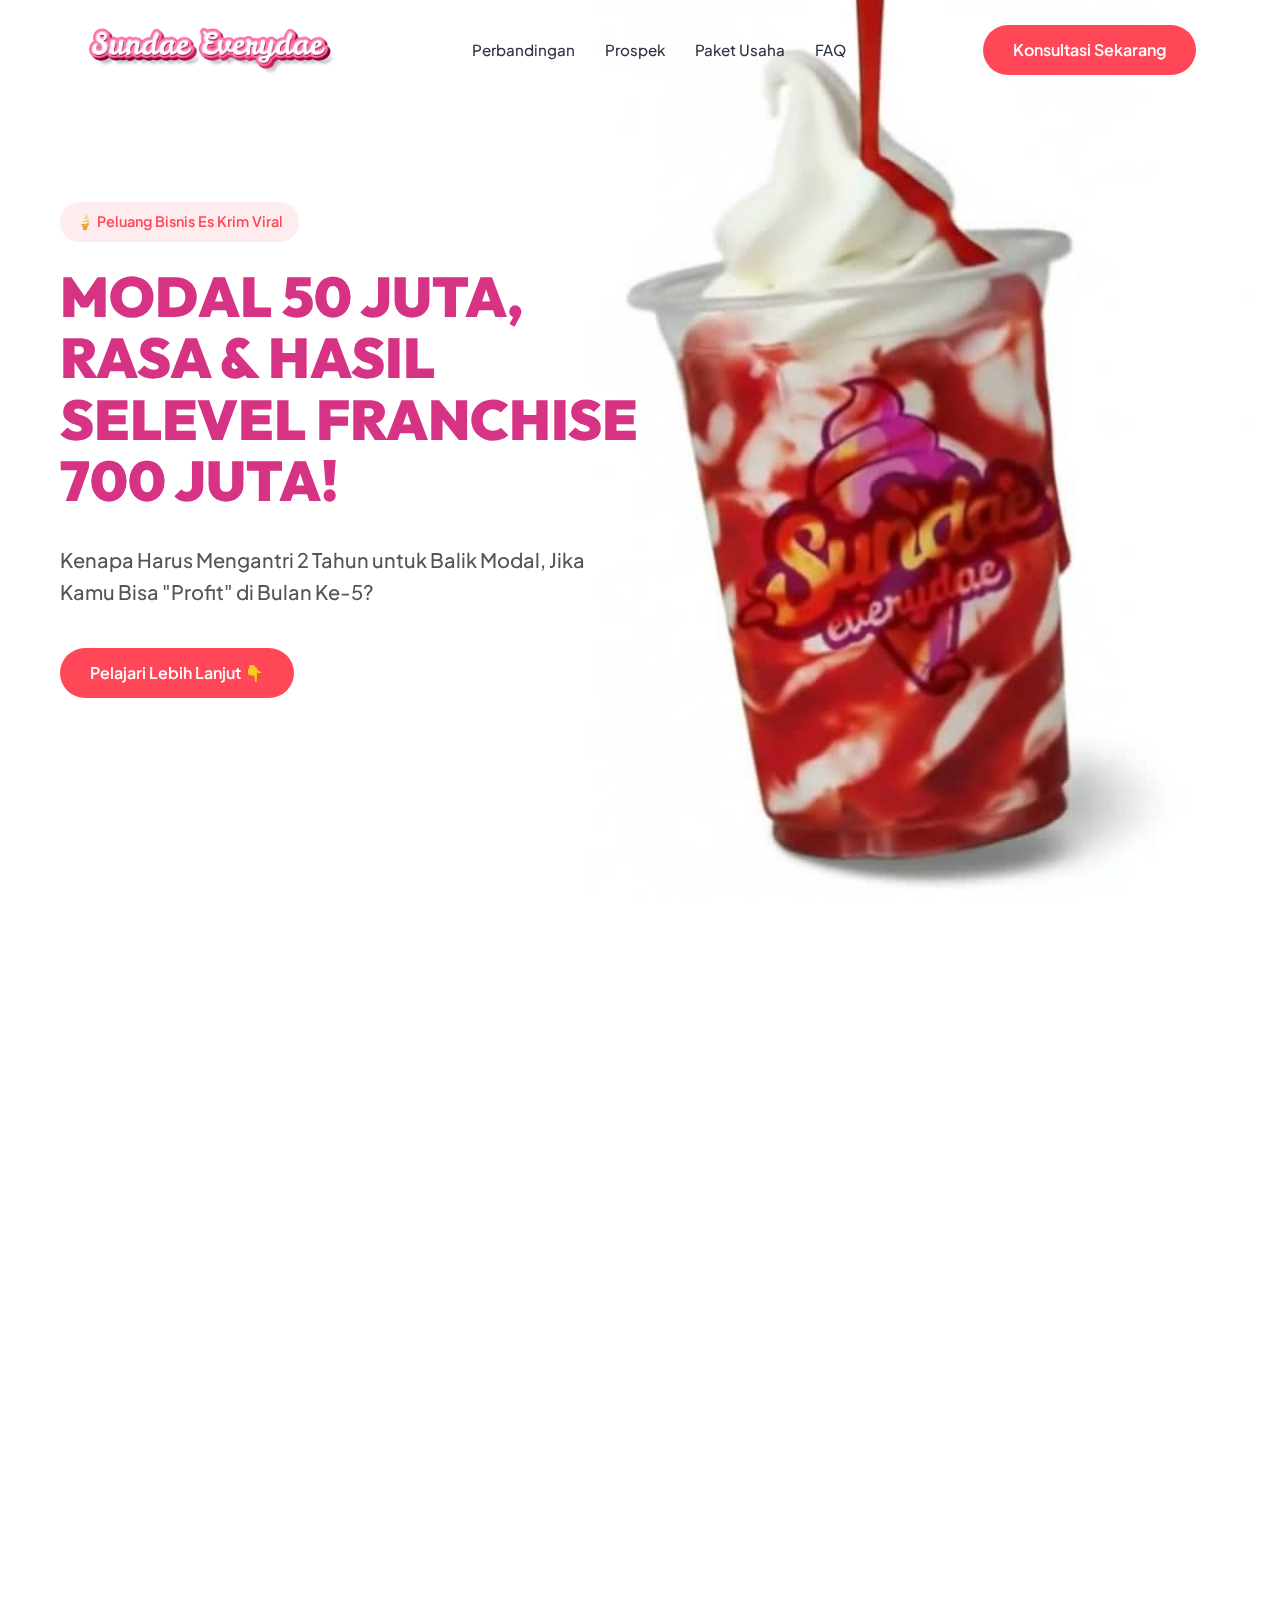
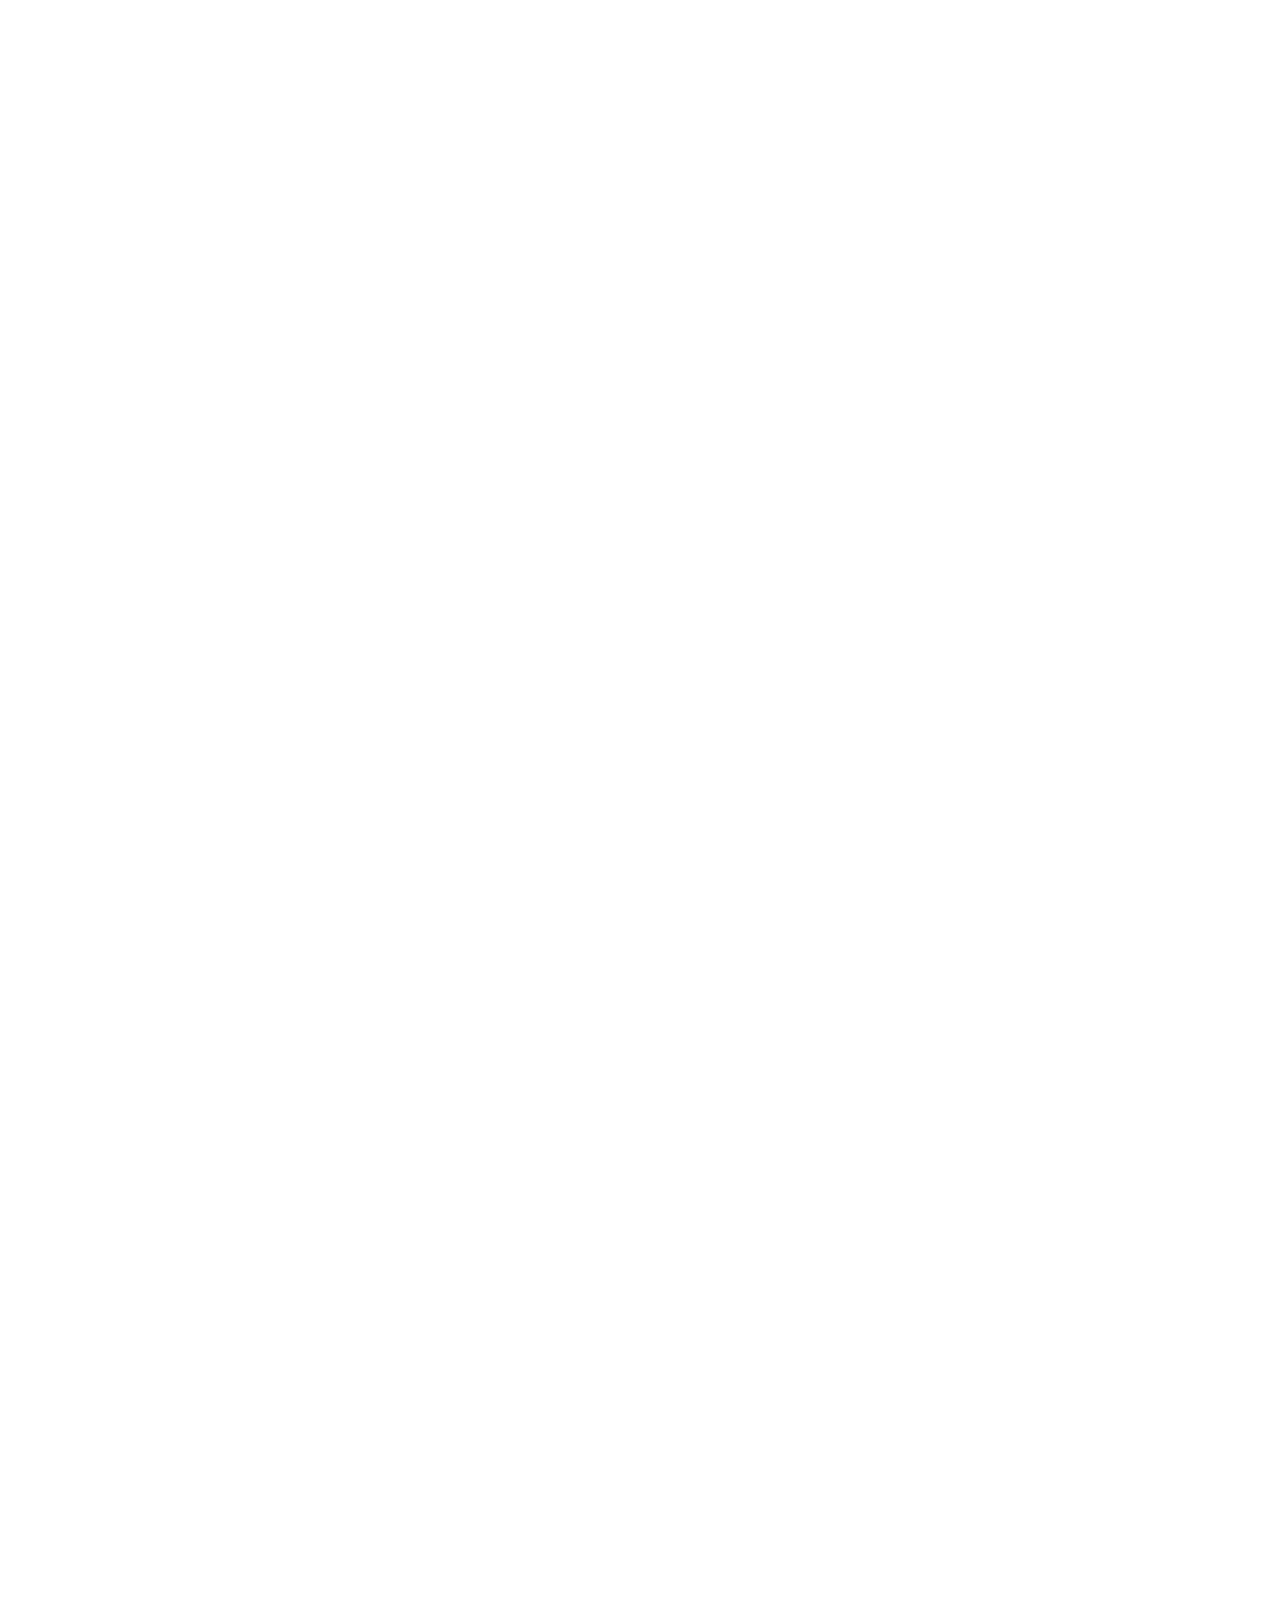
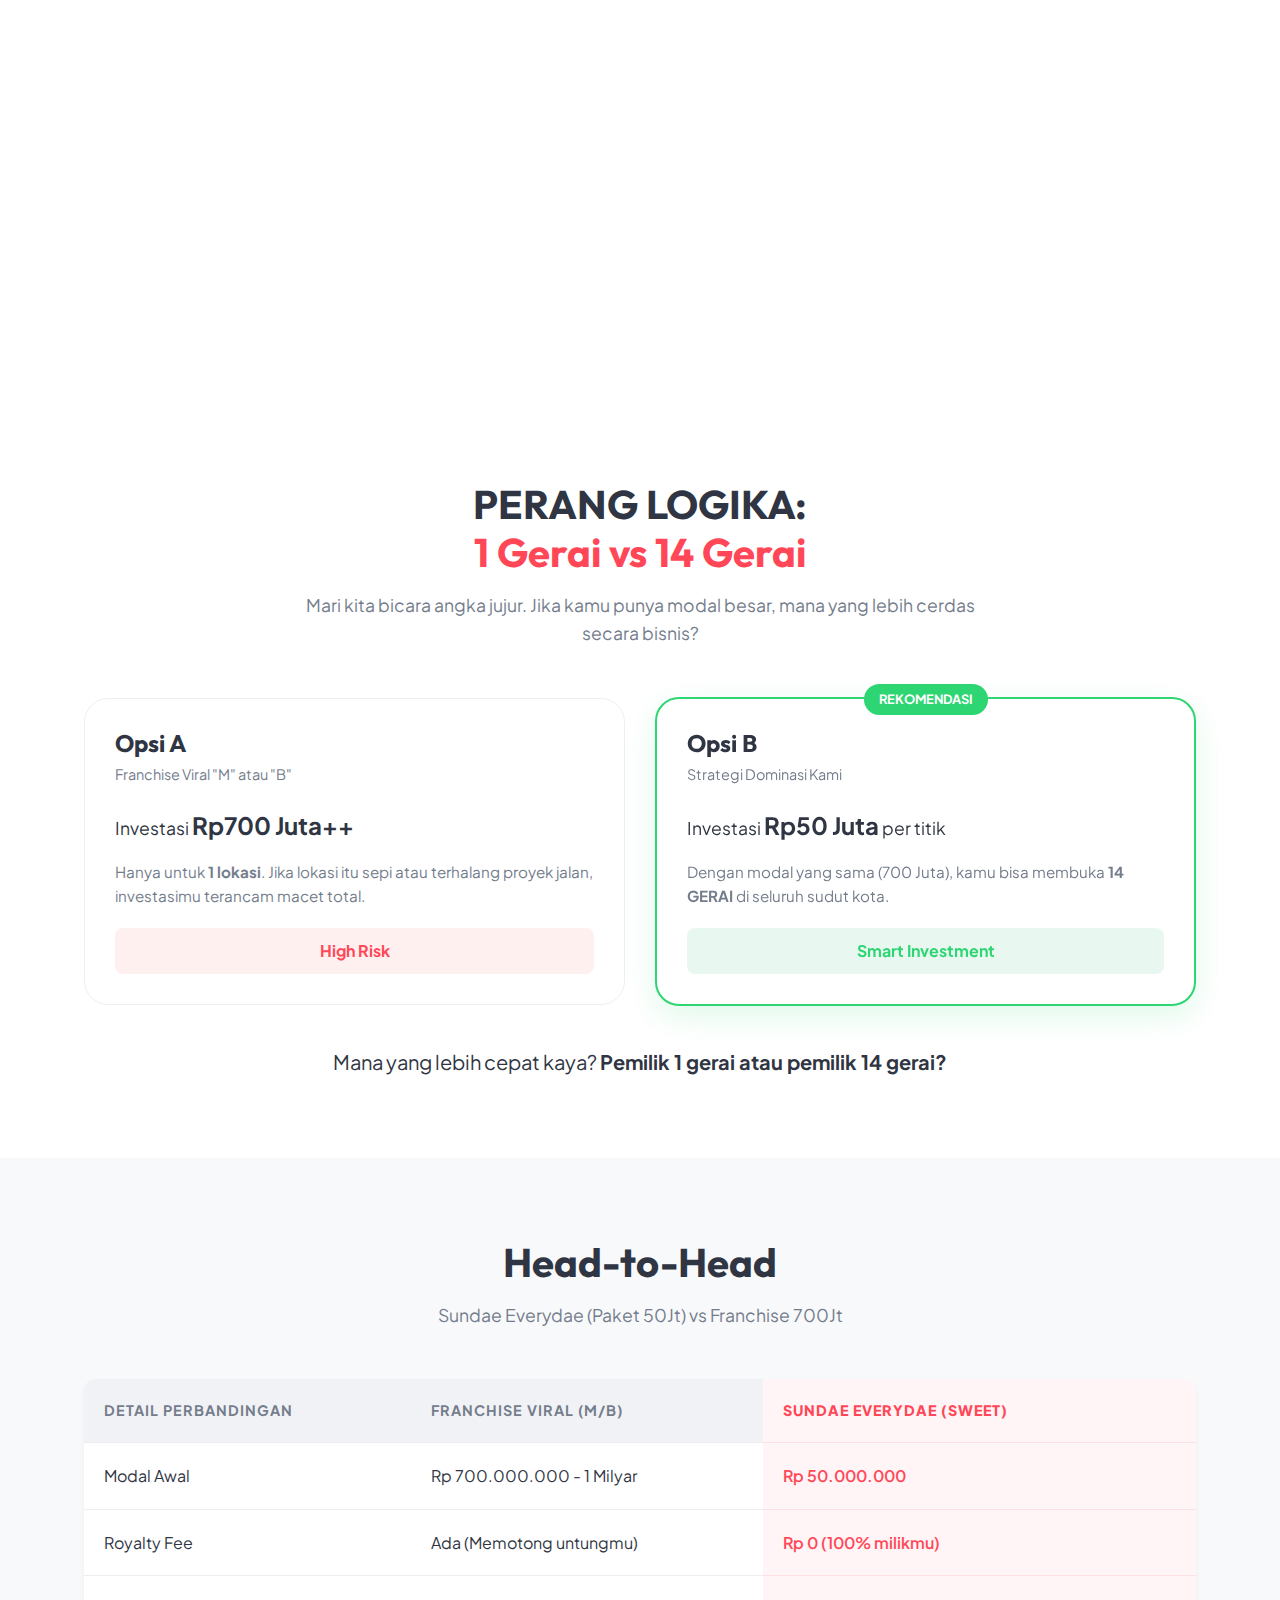
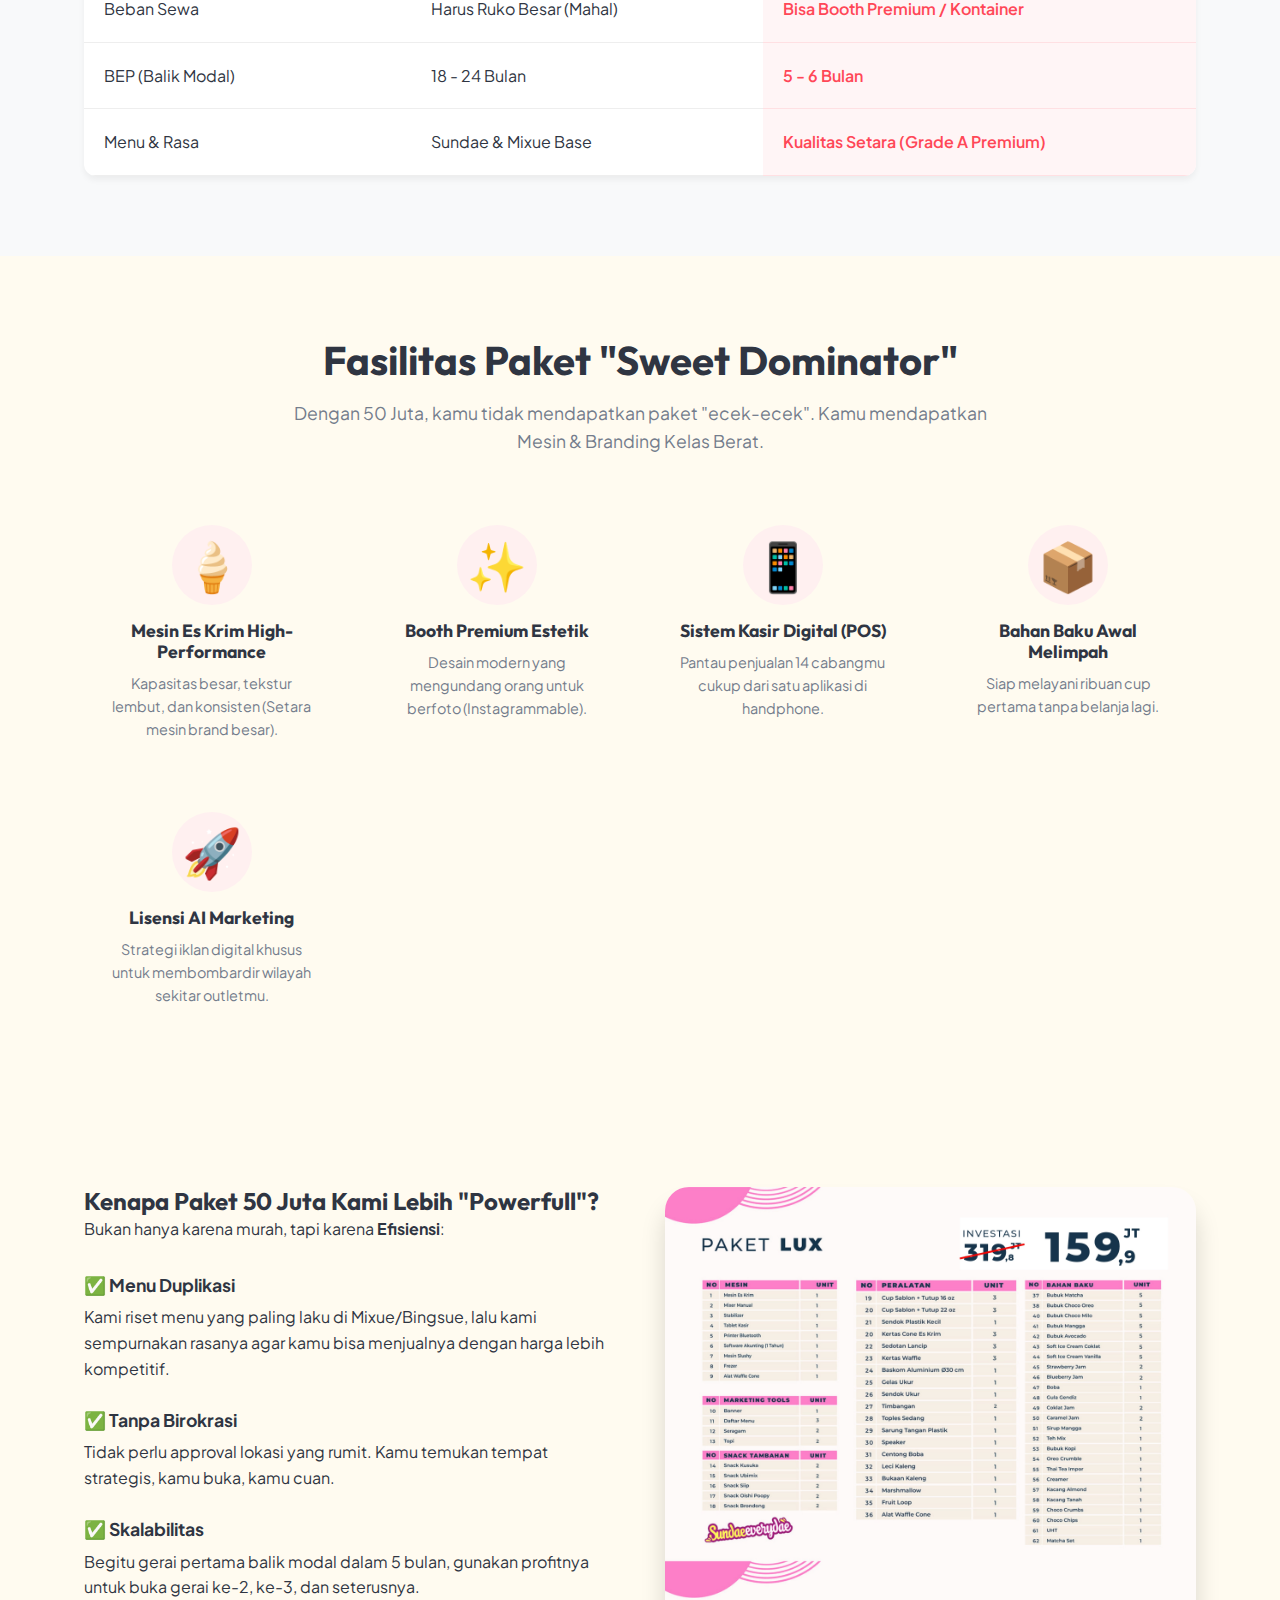
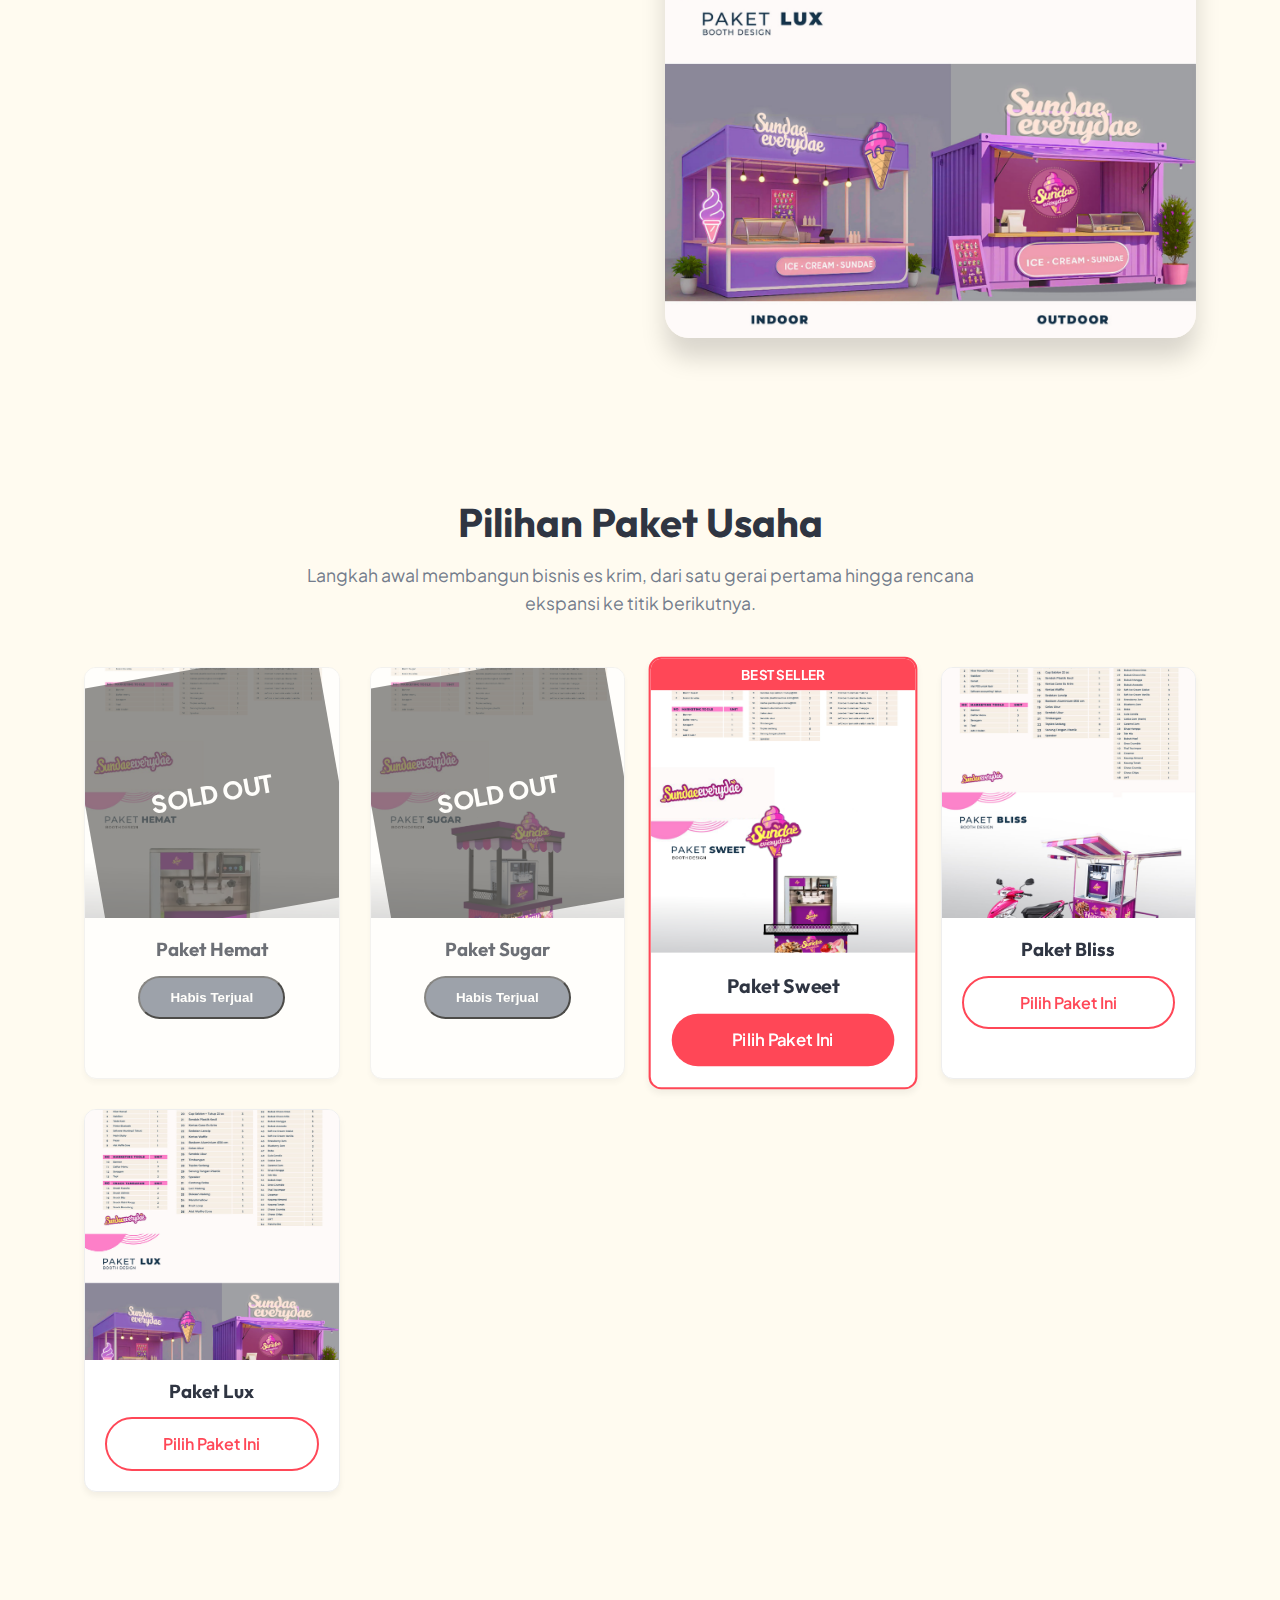
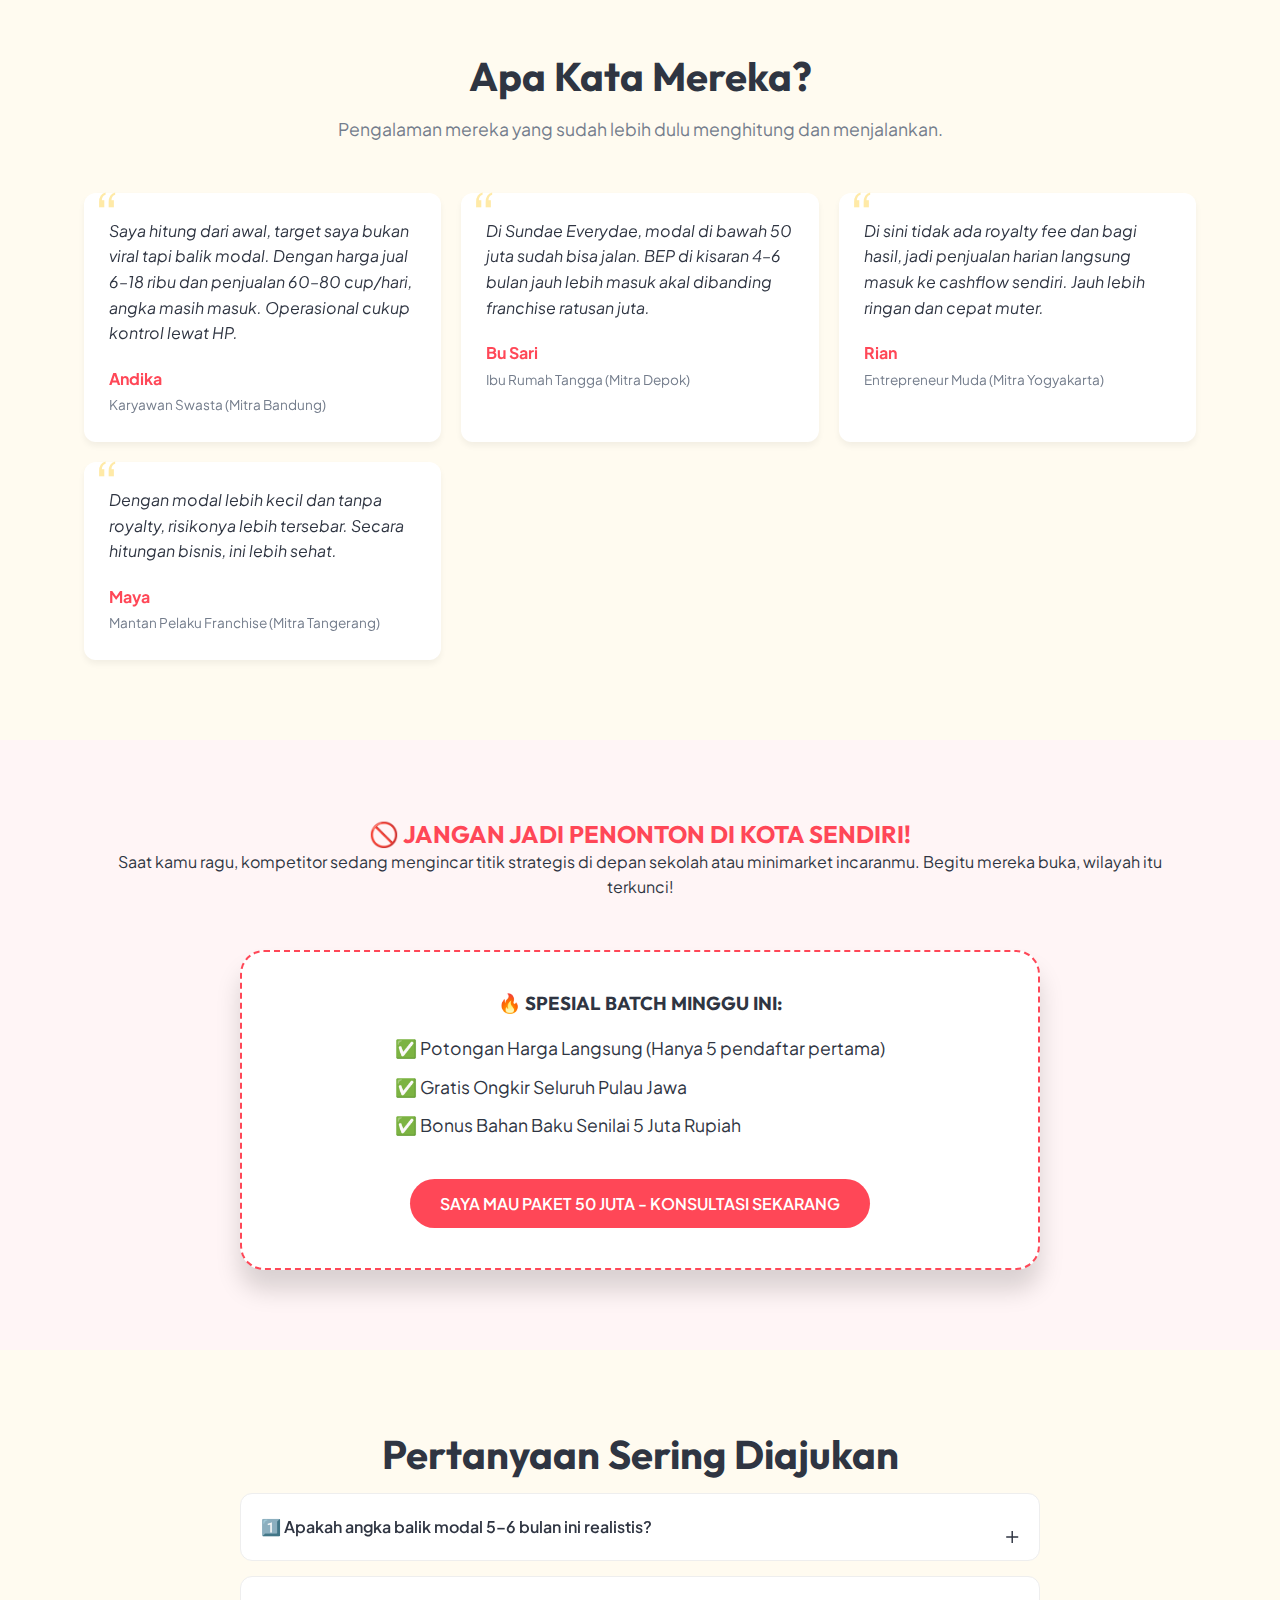
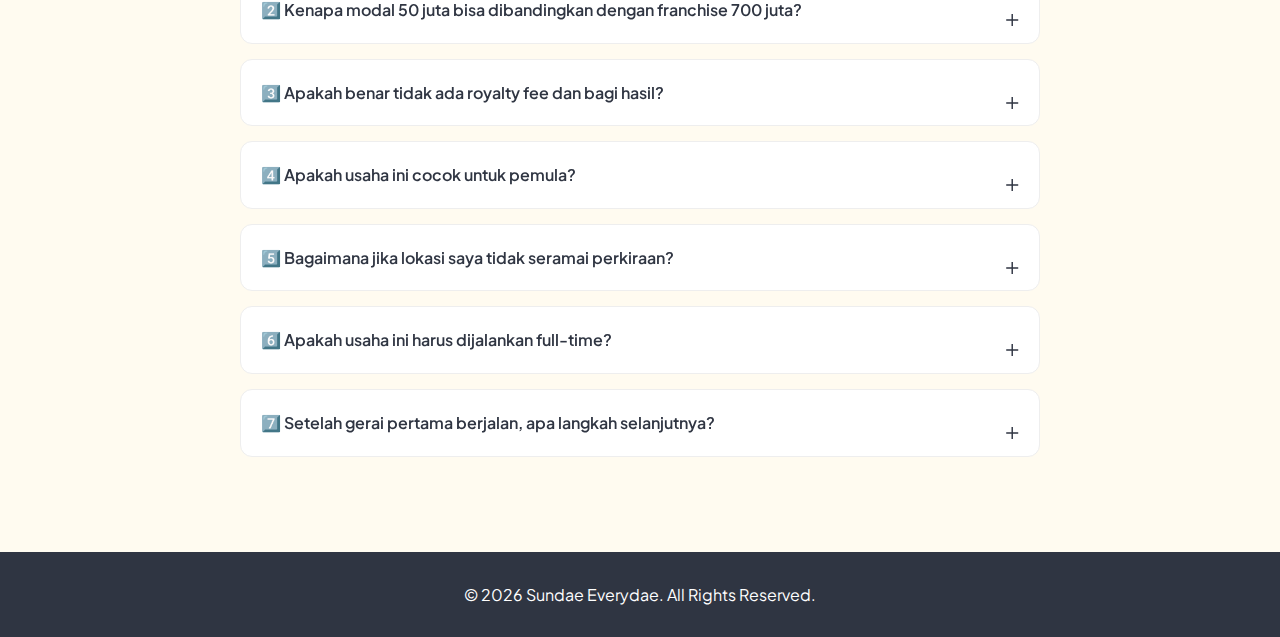
<file: index2.html>
<!DOCTYPE html>
<html lang="id">

<head>
    <meta charset="UTF-8">
    <meta name="viewport" content="width=device-width, initial-scale=1.0">
    <title>Sundae Everydae - Scroll Sequence Demo</title>
    <link rel="preconnect" href="https://fonts.googleapis.com">
    <link rel="preconnect" href="https://fonts.gstatic.com" crossorigin>
    <link
        href="https://fonts.googleapis.com/css2?family=Outfit:wght@300;400;600;700;900&family=Plus+Jakarta+Sans:wght@400;500;600;700&display=swap"
        rel="stylesheet">
    <link rel="stylesheet" href="style.css">
    <style>
        /* Scroll Sequence Hero Styles */
        .hero-sequence-container {
            position: relative;
            height: 400vh;
            /* Control the speed of the animation by increasing height */
            background: white;
        }

        .sticky-hero {
            position: sticky;
            top: 0;
            height: 100vh;
            width: 100%;
            overflow: hidden;
            display: flex;
            align-items: center;
        }

        .sticky-hero .container {
            position: relative;
            z-index: 10;
            display: flex;
            align-items: center;
            justify-content: flex-start;
            height: 100%;
            width: 100%;
        }

        .hero-canvas-wrapper {
            position: absolute;
            top: 0;
            right: 0;
            /* Align to right */
            left: auto;
            width: 60%;
            /* Occupy right side (60%) */
            height: 100%;
            z-index: 1;
            display: flex;
            justify-content: center;
            align-items: center;
            /* Mask to fade nicely into content */
            -webkit-mask-image: linear-gradient(to right, transparent, black 20%);
            mask-image: linear-gradient(to right, transparent, black 20%);
        }

        canvas#hero-canvas {
            width: 100%;
            height: 100%;
            object-fit: cover;
            object-position: center;
        }

        /* Overlay Content to keep it visible but allow looking at the product */
        .hero-content-overlay {
            position: relative;
            z-index: 20;
            max-width: 50%;
            /* Limit to left half */
            color: var(--text-dark);
            text-shadow: none;
            background: none;
            /* Remove card bg */
            padding: 0;
            border-radius: 0;
            backdrop-filter: none;
            box-shadow: none;
        }

        .hero-content-overlay h1 {
            font-family: 'Outfit', sans-serif;
            font-weight: 900;
            font-size: 3.5rem;
            line-height: 1.1;
            margin-bottom: 2rem;
            color: #d63384;
        }

        .hero-content-overlay .subheadline {
            font-size: 1.25rem;
            margin-bottom: 2.5rem;
            color: #555;
            font-weight: 500;
        }

        .hero-content-overlay .badge {
            margin-bottom: 1.5rem;
        }

        /* Navbar Overrides */
        .navbar.transparent {
            background: transparent;
            backdrop-filter: none;
            box-shadow: none;
            padding: 25px 0;
        }

        .navbar.scrolled {
            background: rgba(255, 255, 255, 0.95);
            backdrop-filter: blur(10px);
            box-shadow: var(--shadow-sm);
            padding: 15px 0;
        }

        /* Mobile Adjustments */
        @media (max-width: 900px) {
            .hero-canvas-wrapper {
                width: 100%;
                left: 0;
                opacity: 0.3;
                /* Fade out image on mobile to make text readable */
                -webkit-mask-image: none;
                mask-image: none;
            }

            .hero-content-overlay {
                max-width: 100%;
                text-align: center;
                margin: 0 auto;
            }

            .sticky-hero .container {
                justify-content: center;
            }

            .navbar.transparent {
                background: rgba(255, 255, 255, 0.9);
                /* Keep bg on mobile usually */
                padding: 15px 0;
            }
        }
    </style>
</head>

<body>

    <!-- Navigation -->
    <nav class="navbar transparent">
        <div class="container">
            <a href="#" class="logo">
                <img src="assets/img/logo.webp" alt="Sundae Everydae Logo">
            </a>

            <!-- Desktop Menu -->
            <ul class="nav-links">
                <li><a href="#perbandingan">Perbandingan</a></li>
                <li><a href="#prospek">Prospek</a></li>
                <li><a href="#paket">Paket Usaha</a></li>
                <li><a href="#faq">FAQ</a></li>
            </ul>

            <div class="nav-actions">
                <a href="#konsultasi" class="btn-primary">Konsultasi Sekarang</a>
                <button class="mobile-toggle" aria-label="Open Menu">
                    <span></span>
                    <span></span>
                    <span></span>
                </button>
            </div>
        </div>
    </nav>

    <!-- Mobile Off-canvas Menu -->
    <div class="offcanvas-overlay"></div>
    <aside class="offcanvas-menu">
        <div class="offcanvas-header">
            <span class="offcanvas-title">Menu</span>
            <button class="close-btn" aria-label="Close Menu">&times;</button>
        </div>
        <ul class="mobile-nav-links">
            <li><a href="#perbandingan">Perbandingan</a></li>
            <li><a href="#prospek">Prospek</a></li>
            <li><a href="#paket">Paket Usaha</a></li>
            <li><a href="#faq">FAQ</a></li>
            <li><a href="#konsultasi" class="btn-mobile-cta">Konsultasi Sekarang</a></li>
        </ul>
    </aside>

    <!-- Hero Section with Scroll Sequence -->
    <div class="hero-sequence-container">
        <div class="sticky-hero">
            <div class="hero-canvas-wrapper">
                <canvas id="hero-canvas"></canvas>
            </div>

            <div class="container">
                <div class="hero-content-overlay">
                    <span class="badge">🍦 Peluang Bisnis Es Krim Viral</span>
                    <h1>MODAL 50 JUTA,<br>RASA & HASIL SELEVEL FRANCHISE 700 JUTA!</h1>
                    <p class="subheadline">Kenapa Harus Mengantri 2 Tahun untuk Balik Modal, Jika Kamu Bisa "Profit" di
                        Bulan Ke-5?</p>
                    <div class="cta-group">
                        <a href="#perbandingan" class="btn-primary icon-btn">Pelajari Lebih Lanjut 👇</a>
                    </div>
                </div>
            </div>
        </div>
    </div>

    <!-- Logic War Section -->
    <section id="perbandingan" class="logic-war section-padding">
        <div class="container">
            <div class="section-header text-center">
                <h2>PERANG LOGIKA:<br><span class="highlight">1 Gerai vs 14 Gerai</span></h2>
                <p>Mari kita bicara angka jujur. Jika kamu punya modal besar, mana yang lebih cerdas secara bisnis?</p>
            </div>

            <div class="options-grid">
                <div class="option-card option-a">
                    <div class="card-header">
                        <h3>Opsi A</h3>
                        <span class="subtitle">Franchise Viral "M" atau "B"</span>
                    </div>
                    <div class="card-body">
                        <p class="investment">Investasi <span class="price">Rp700 Juta++</span></p>
                        <p class="desc">Hanya untuk <strong>1 lokasi</strong>. Jika lokasi itu sepi atau terhalang
                            proyek jalan, investasimu terancam macet total.</p>
                        <div class="status bad">High Risk</div>
                    </div>
                </div>
                <div class="option-card option-b recommended">
                    <div class="badge-rec">REKOMENDASI</div>
                    <div class="card-header">
                        <h3>Opsi B</h3>
                        <span class="subtitle">Strategi Dominasi Kami</span>
                    </div>
                    <div class="card-body">
                        <p class="investment">Investasi <span class="price">Rp50 Juta</span> per titik</p>
                        <p class="desc">Dengan modal yang sama (700 Juta), kamu bisa membuka <strong>14 GERAI</strong>
                            di seluruh sudut kota.</p>
                        <div class="status good">Smart Investment</div>
                    </div>
                </div>
            </div>

            <div class="comparison-conclusion text-center">
                <p class="lead">Mana yang lebih cepat kaya? <strong>Pemilik 1 gerai atau pemilik 14 gerai?</strong></p>
            </div>
        </div>
    </section>

    <!-- Head to Head Table -->
    <section class="head-to-head section-padding bg-light">
        <div class="container">
            <div class="section-header text-center">
                <h2>Head-to-Head</h2>
                <p>Sundae Everydae (Paket 50Jt) vs Franchise 700Jt</p>
            </div>

            <div class="table-container">
                <table>
                    <thead>
                        <tr>
                            <th>Detail Perbandingan</th>
                            <th>Franchise Viral (M/B)</th>
                            <th class="brand-col">Sundae Everydae (Sweet)</th>
                        </tr>
                    </thead>
                    <tbody>
                        <tr>
                            <td>Modal Awal</td>
                            <td>Rp 700.000.000 - 1 Milyar</td>
                            <td class="brand-col highlight-text">Rp 50.000.000</td>
                        </tr>
                        <tr>
                            <td>Royalty Fee</td>
                            <td>Ada (Memotong untungmu)</td>
                            <td class="brand-col highlight-text">Rp 0 (100% milikmu)</td>
                        </tr>
                        <tr>
                            <td>Beban Sewa</td>
                            <td>Harus Ruko Besar (Mahal)</td>
                            <td class="brand-col highlight-text">Bisa Booth Premium / Kontainer</td>
                        </tr>
                        <tr>
                            <td>BEP (Balik Modal)</td>
                            <td>18 - 24 Bulan</td>
                            <td class="brand-col highlight-text">5 - 6 Bulan</td>
                        </tr>
                        <tr>
                            <td>Menu & Rasa</td>
                            <td>Sundae & Mixue Base</td>
                            <td class="brand-col highlight-text">Kualitas Setara (Grade A Premium)</td>
                        </tr>
                    </tbody>
                </table>
            </div>
        </div>
    </section>

    <!-- Facilities Section -->
    <section class="facilities section-padding">
        <div class="container">
            <div class="section-header text-center">
                <h2>Fasilitas Paket "Sweet Dominator"</h2>
                <p>Dengan 50 Juta, kamu tidak mendapatkan paket "ecek-ecek". Kamu mendapatkan Mesin & Branding Kelas
                    Berat.</p>
            </div>

            <div class="features-grid">
                <div class="feature-item">
                    <div class="icon">🍦</div>
                    <h3>Mesin Es Krim High-Performance</h3>
                    <p>Kapasitas besar, tekstur lembut, dan konsisten (Setara mesin brand besar).</p>
                </div>
                <div class="feature-item">
                    <div class="icon">✨</div>
                    <h3>Booth Premium Estetik</h3>
                    <p>Desain modern yang mengundang orang untuk berfoto (Instagrammable).</p>
                </div>
                <div class="feature-item">
                    <div class="icon">📱</div>
                    <h3>Sistem Kasir Digital (POS)</h3>
                    <p>Pantau penjualan 14 cabangmu cukup dari satu aplikasi di handphone.</p>
                </div>
                <div class="feature-item">
                    <div class="icon">📦</div>
                    <h3>Bahan Baku Awal Melimpah</h3>
                    <p>Siap melayani ribuan cup pertama tanpa belanja lagi.</p>
                </div>
                <div class="feature-item">
                    <div class="icon">🚀</div>
                    <h3>Lisensi AI Marketing</h3>
                    <p>Strategi iklan digital khusus untuk membombardir wilayah sekitar outletmu.</p>
                </div>
            </div>
        </div>
    </section>

    <!-- Why Powerful Section -->
    <section class="why-powerful section-padding bg-pattern">
        <div class="container">
            <div class="row align-items-center">
                <div class="col-text">
                    <h2>Kenapa Paket 50 Juta Kami Lebih "Powerfull"?</h2>
                    <p class="lead">Bukan hanya karena murah, tapi karena <strong>Efisiensi</strong>:</p>
                    <ul class="check-list">
                        <li>
                            <strong>✅ Menu Duplikasi</strong>
                            <p>Kami riset menu yang paling laku di Mixue/Bingsue, lalu kami sempurnakan rasanya agar
                                kamu bisa menjualnya dengan harga lebih kompetitif.</p>
                        </li>
                        <li>
                            <strong>✅ Tanpa Birokrasi</strong>
                            <p>Tidak perlu approval lokasi yang rumit. Kamu temukan tempat strategis, kamu buka, kamu
                                cuan.</p>
                        </li>
                        <li>
                            <strong>✅ Skalabilitas</strong>
                            <p>Begitu gerai pertama balik modal dalam 5 bulan, gunakan profitnya untuk buka gerai ke-2,
                                ke-3, dan seterusnya.</p>
                        </li>
                    </ul>
                </div>
                <div class="col-image">
                    <img src="assets/img/paket-lux.jpg" alt="Sundae Everydae Experience"
                        class="feature-img rounded shadow">
                </div>
            </div>
        </div>
    </section>

    <!-- Packages Section -->
    <section id="paket" class="packages section-padding">
        <div class="container">
            <div class="section-header text-center">
                <h2>Pilihan Paket Usaha</h2>
                <p>Langkah awal membangun bisnis es krim, dari satu gerai pertama hingga rencana ekspansi ke titik
                    berikutnya.</p>
            </div>

            <div class="packages-grid">
                <!-- Paket Hemat (Sold Out) -->
                <div class="package-card sold-out">
                    <div class="package-image">
                        <img src="assets/img/paket-hemat-sold-out.jpg" alt="Paket Hemat">
                        <div class="overlay">SOLD OUT</div>
                    </div>
                    <div class="package-details">
                        <h3>Paket Hemat</h3>
                        <button class="btn-disabled">Habis Terjual</button>
                    </div>
                </div>

                <!-- Paket Sugar (Sold Out) -->
                <div class="package-card sold-out">
                    <div class="package-image">
                        <img src="assets/img/paket-sugar-sold-out.jpg" alt="Paket Sugar">
                        <div class="overlay">SOLD OUT</div>
                    </div>
                    <div class="package-details">
                        <h3>Paket Sugar</h3>
                        <button class="btn-disabled">Habis Terjual</button>
                    </div>
                </div>

                <!-- Paket Sweet -->
                <div class="package-card featured">
                    <div class="badge-best">BEST SELLER</div>
                    <div class="package-image">
                        <img src="assets/img/paket-sweet.jpg" alt="Paket Sweet">
                    </div>
                    <div class="package-details">
                        <h3>Paket Sweet</h3>
                        <a href="#konsultasi" class="btn-primary full-width">Pilih Paket Ini</a>
                    </div>
                </div>

                <!-- Paket Bliss -->
                <div class="package-card">
                    <div class="package-image">
                        <img src="assets/img/paket-bliss.jpg" alt="Paket Bliss">
                    </div>
                    <div class="package-details">
                        <h3>Paket Bliss</h3>
                        <a href="#konsultasi" class="btn-outline full-width">Pilih Paket Ini</a>
                    </div>
                </div>

                <!-- Paket Lux -->
                <div class="package-card">
                    <div class="package-image">
                        <img src="assets/img/paket-lux.jpg" alt="Paket Lux">
                    </div>
                    <div class="package-details">
                        <h3>Paket Lux</h3>
                        <a href="#konsultasi" class="btn-outline full-width">Pilih Paket Ini</a>
                    </div>
                </div>
            </div>
        </div>
    </section>

    <!-- Testimonials Section -->
    <section class="testimonials section-padding bg-light">
        <div class="container">
            <div class="section-header text-center">
                <h2>Apa Kata Mereka?</h2>
                <p>Pengalaman mereka yang sudah lebih dulu menghitung dan menjalankan.</p>
            </div>

            <div class="testimonial-slider">
                <div class="testimonial-card">
                    <div class="quote-icon">“</div>
                    <p class="quote">Saya hitung dari awal, target saya bukan viral tapi balik modal. Dengan harga jual
                        6–18 ribu dan penjualan 60–80 cup/hari, angka masih masuk. Operasional cukup kontrol lewat HP.
                    </p>
                    <div class="author">
                        <strong>Andika</strong>
                        <span>Karyawan Swasta (Mitra Bandung)</span>
                    </div>
                </div>
                <div class="testimonial-card">
                    <div class="quote-icon">“</div>
                    <p class="quote">Di Sundae Everydae, modal di bawah 50 juta sudah bisa jalan. BEP di kisaran 4–6
                        bulan jauh lebih masuk akal dibanding franchise ratusan juta.</p>
                    <div class="author">
                        <strong>Bu Sari</strong>
                        <span>Ibu Rumah Tangga (Mitra Depok)</span>
                    </div>
                </div>
                <div class="testimonial-card">
                    <div class="quote-icon">“</div>
                    <p class="quote">Di sini tidak ada royalty fee dan bagi hasil, jadi penjualan harian langsung masuk
                        ke cashflow sendiri. Jauh lebih ringan dan cepat muter.</p>
                    <div class="author">
                        <strong>Rian</strong>
                        <span>Entrepreneur Muda (Mitra Yogyakarta)</span>
                    </div>
                </div>
                <div class="testimonial-card">
                    <div class="quote-icon">“</div>
                    <p class="quote">Dengan modal lebih kecil dan tanpa royalty, risikonya lebih tersebar. Secara
                        hitungan bisnis, ini lebih sehat.</p>
                    <div class="author">
                        <strong>Maya</strong>
                        <span>Mantan Pelaku Franchise (Mitra Tangerang)</span>
                    </div>
                </div>
            </div>
        </div>
    </section>

    <!-- Scarcity & CTA Section -->
    <section id="konsultasi" class="cta-section section-padding text-center">
        <div class="container">
            <div class="scarcity-box">
                <h2>🚫 JANGAN JADI PENONTON DI KOTA SENDIRI!</h2>
                <p>Saat kamu ragu, kompetitor sedang mengincar titik strategis di depan sekolah atau minimarket
                    incaranmu. Begitu mereka buka, wilayah itu terkunci!</p>
            </div>

            <div class="offer-box">
                <h3>🔥 SPESIAL BATCH MINGGU INI:</h3>
                <ul class="offer-list">
                    <li>✅ Potongan Harga Langsung (Hanya 5 pendaftar pertama)</li>
                    <li>✅ Gratis Ongkir Seluruh Pulau Jawa</li>
                    <li>✅ Bonus Bahan Baku Senilai 5 Juta Rupiah</li>
                </ul>
                <a href="https://wa.me/6281234567890?text=Halo%20Admin,%20saya%20tertarik%20dengan%20Paket%2050%20Juta%20Sundae%20Everydae"
                    class="btn-primary btn-lg pulse-effect">
                    SAYA MAU PAKET 50 JUTA - KONSULTASI SEKARANG
                </a>
            </div>
        </div>
    </section>

    <!-- FAQ Section -->
    <section class="faq section-padding">
        <div class="container">
            <div class="section-header text-center">
                <h2>Pertanyaan Sering Diajukan</h2>
            </div>
            <div class="faq-container">
                <details>
                    <summary>1️⃣ Apakah angka balik modal 5–6 bulan ini realistis?</summary>
                    <p>Estimasi balik modal dihitung berdasarkan harga jual, margin, dan rata-rata penjualan harian yang
                        wajar di lokasi ramai. Hasil tiap mitra bisa berbeda, namun secara hitungan bisnis angka
                        tersebut masih masuk akal.</p>
                </details>
                <details>
                    <summary>2️⃣ Kenapa modal 50 juta bisa dibandingkan dengan franchise 700 juta?</summary>
                    <p>Perbedaannya di struktur biaya dan strategi. Dengan modal lebih kecil, risiko tidak terpusat di
                        satu titik, tidak ada royalty fee, dan lebih fleksibel untuk ekspansi.</p>
                </details>
                <details>
                    <summary>3️⃣ Apakah benar tidak ada royalty fee dan bagi hasil?</summary>
                    <p>Ya. Tidak ada royalty fee maupun bagi hasil bulanan. Seluruh keuntungan penjualan menjadi milik
                        mitra.</p>
                </details>
                <details>
                    <summary>4️⃣ Apakah usaha ini cocok untuk pemula?</summary>
                    <p>Cocok. Sistem operasional, menu, standar harga, dan panduan sudah disiapkan. Mitra tidak perlu
                        trial & error dari nol.</p>
                </details>
                <details>
                    <summary>5️⃣ Bagaimana jika lokasi saya tidak seramai perkiraan?</summary>
                    <p>Tim akan membantu memberikan arahan dasar pemilihan lokasi. Selain itu, skema modal yang lebih
                        ringan membuat risiko tetap terkendali.</p>
                </details>
                <details>
                    <summary>6️⃣ Apakah usaha ini harus dijalankan full-time?</summary>
                    <p>Tidak harus. Banyak mitra menjalankan usaha ini dengan bantuan karyawan atau keluarga. Sistem ops
                        bisa dipantau jarak jauh.</p>
                </details>
                <details>
                    <summary>7️⃣ Setelah gerai pertama berjalan, apa langkah selanjutnya?</summary>
                    <p>Gunakan keuntungan gerai pertama untuk membuka titik berikutnya. Strategi: memperbanyak titik
                        penjualan dengan risiko yang tersebar.</p>
                </details>
            </div>
        </div>
    </section>

    <footer>
        <div class="container text-center">
            <p>&copy; 2026 Sundae Everydae. All Rights Reserved.</p>
        </div>
    </footer>

    <script>
        // Smooth scrolling
        document.querySelectorAll('a[href^="#"]').forEach(anchor => {
            anchor.addEventListener('click', function (e) {
                e.preventDefault();
                const targetId = this.getAttribute('href');
                if (targetId === '#') return;

                const targetElement = document.querySelector(targetId);
                if (targetElement) {
                    // Close mobile menu if open
                    document.querySelector('.offcanvas-menu').classList.remove('active');
                    document.querySelector('.offcanvas-overlay').classList.remove('active');

                    targetElement.scrollIntoView({
                        behavior: 'smooth'
                    });
                }
            });
        });

        // Mobile Menu Toggle
        const mobileToggle = document.querySelector('.mobile-toggle');
        const closeBtn = document.querySelector('.close-btn');
        const overlay = document.querySelector('.offcanvas-overlay');
        const offcanvasMenu = document.querySelector('.offcanvas-menu');

        function toggleMenu() {
            offcanvasMenu.classList.toggle('active');
            overlay.classList.toggle('active');
        }

        if (mobileToggle) mobileToggle.addEventListener('click', toggleMenu);
        if (closeBtn) closeBtn.addEventListener('click', toggleMenu);
        if (overlay) overlay.addEventListener('click', toggleMenu);

        // --- NAVBAR SCROLL EFFECT ---
        const navbar = document.querySelector('.navbar');

        window.addEventListener('scroll', () => {
            if (window.scrollY > 50) {
                navbar.classList.remove('transparent');
                navbar.classList.add('scrolled');
            } else {
                navbar.classList.add('transparent');
                navbar.classList.remove('scrolled');
            }
        });

        // --- SCROLL SEQUENCE ANIMATION ---
        const canvas = document.getElementById('hero-canvas');
        const context = canvas.getContext('2d');
        const frameCount = 23;
        const currentFrame = index => `images/ezgif-frame-${index.toString().padStart(3, '0')}.jpg`;

        const images = [];
        const heroSequenceContainer = document.querySelector('.hero-sequence-container');

        // Preload images
        const preloadImages = () => {
            for (let i = 1; i < frameCount + 1; i++) {
                const img = new Image();
                img.src = currentFrame(i);
                images.push(img);
            }
        };

        const img = new Image();
        img.src = currentFrame(1);
        canvas.width = 1920; // Set base width
        canvas.height = 1080; // Set base height

        img.onload = function () {
            context.drawImage(img, 0, 0, canvas.width, canvas.height);
        }

        const updateImage = index => {
            // Adjust index to be 0-based for array access
            const imgIndex = index - 1;
            if (images[imgIndex]) {
                context.clearRect(0, 0, canvas.width, canvas.height);
                context.drawImage(images[imgIndex], 0, 0, canvas.width, canvas.height);
            }
        }

        window.addEventListener('scroll', () => {
            const scrollTop = window.scrollY;
            const maxScrollTop = heroSequenceContainer.clientHeight - window.innerHeight;
            const scrollFraction = scrollTop / maxScrollTop;

            // Only update if within the hero container
            if (scrollTop <= maxScrollTop + 100) { // Buffer
                const frameIndex = Math.min(
                    frameCount - 1,
                    Math.ceil(scrollFraction * frameCount)
                );

                requestAnimationFrame(() => updateImage(frameIndex + 1));
            }
        });

        preloadImages();

        // Responsive Canvas
        function resizeCanvas() {
            // We keep internal resolution high (1920x1080) but CSS handles display
            // But if we wanted to change internal resolution:
            // canvas.width = window.innerWidth;
            // canvas.height = window.innerHeight;
            // For image sequences, keeping original aspect ratio and using object-fit: cover in CSS is usually better/smoother
        }

        window.addEventListener('resize', resizeCanvas);

    </script>
</body>

</html>
</file>
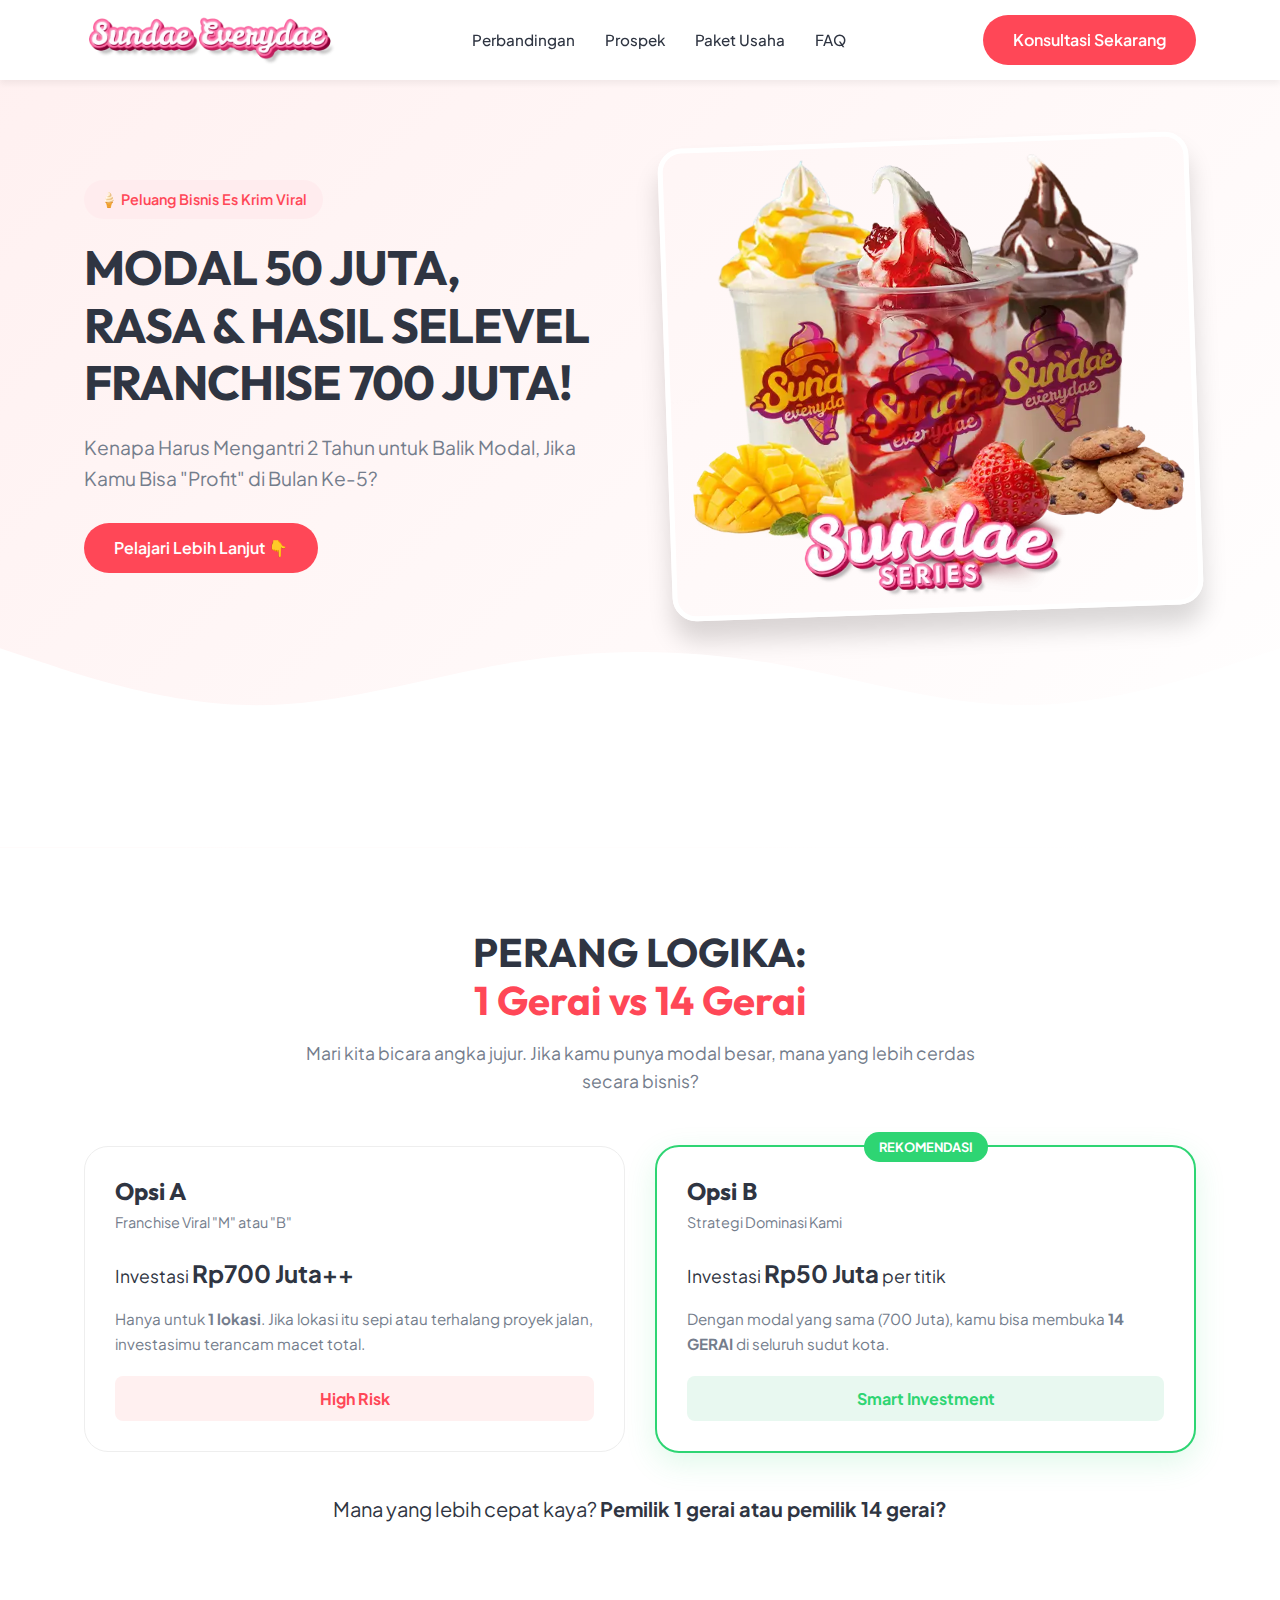
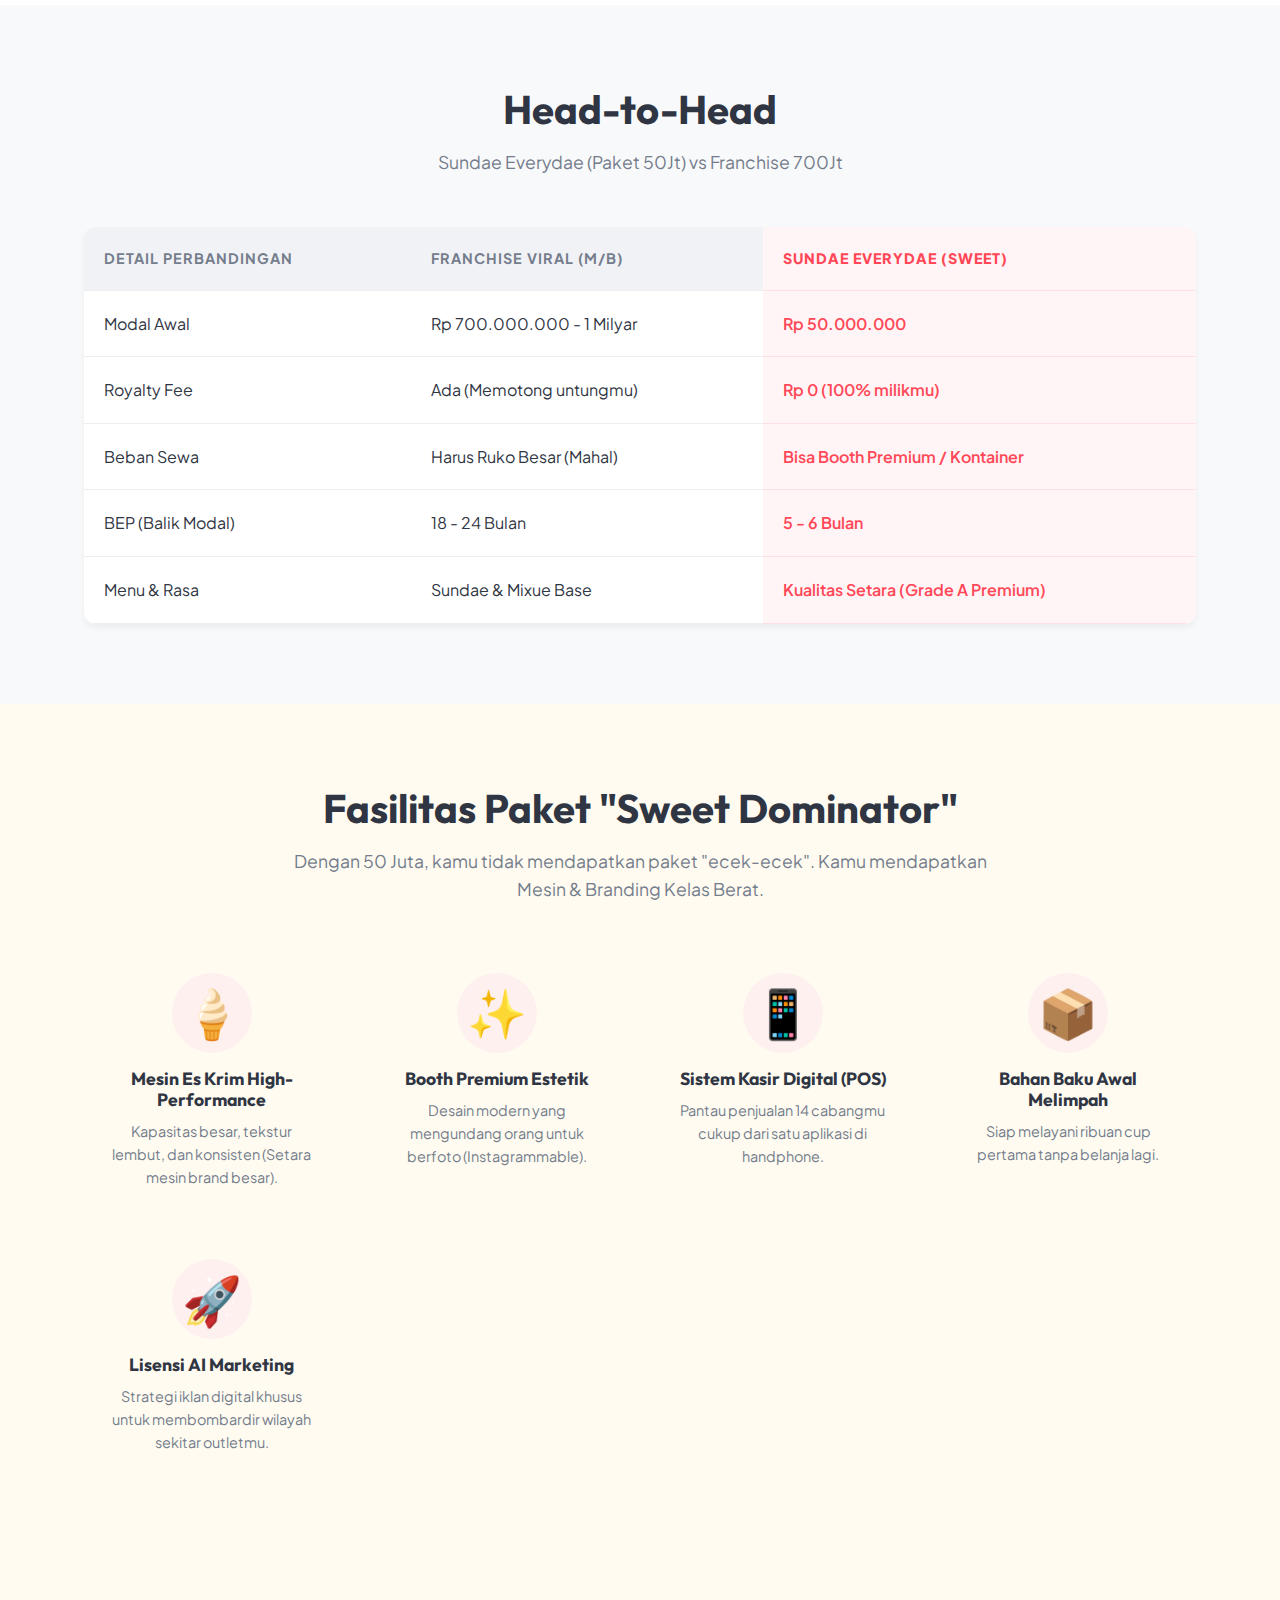
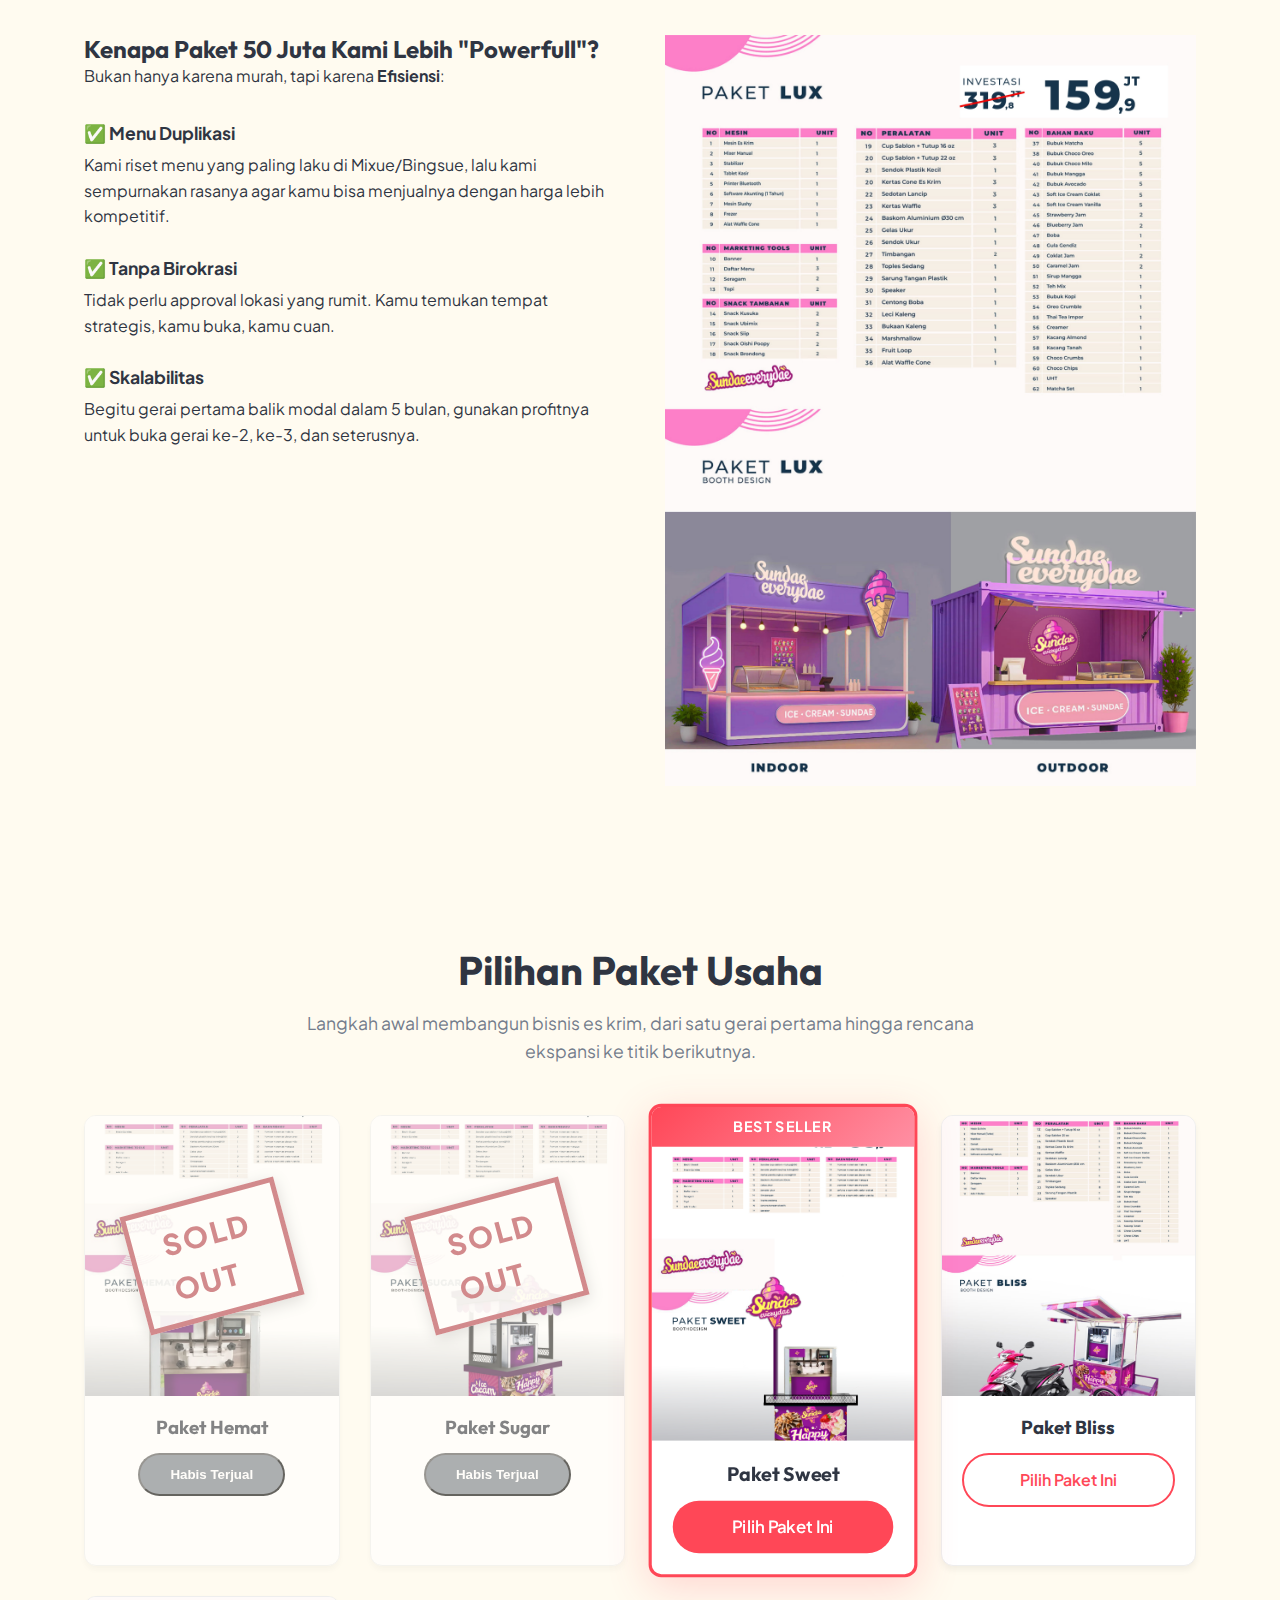
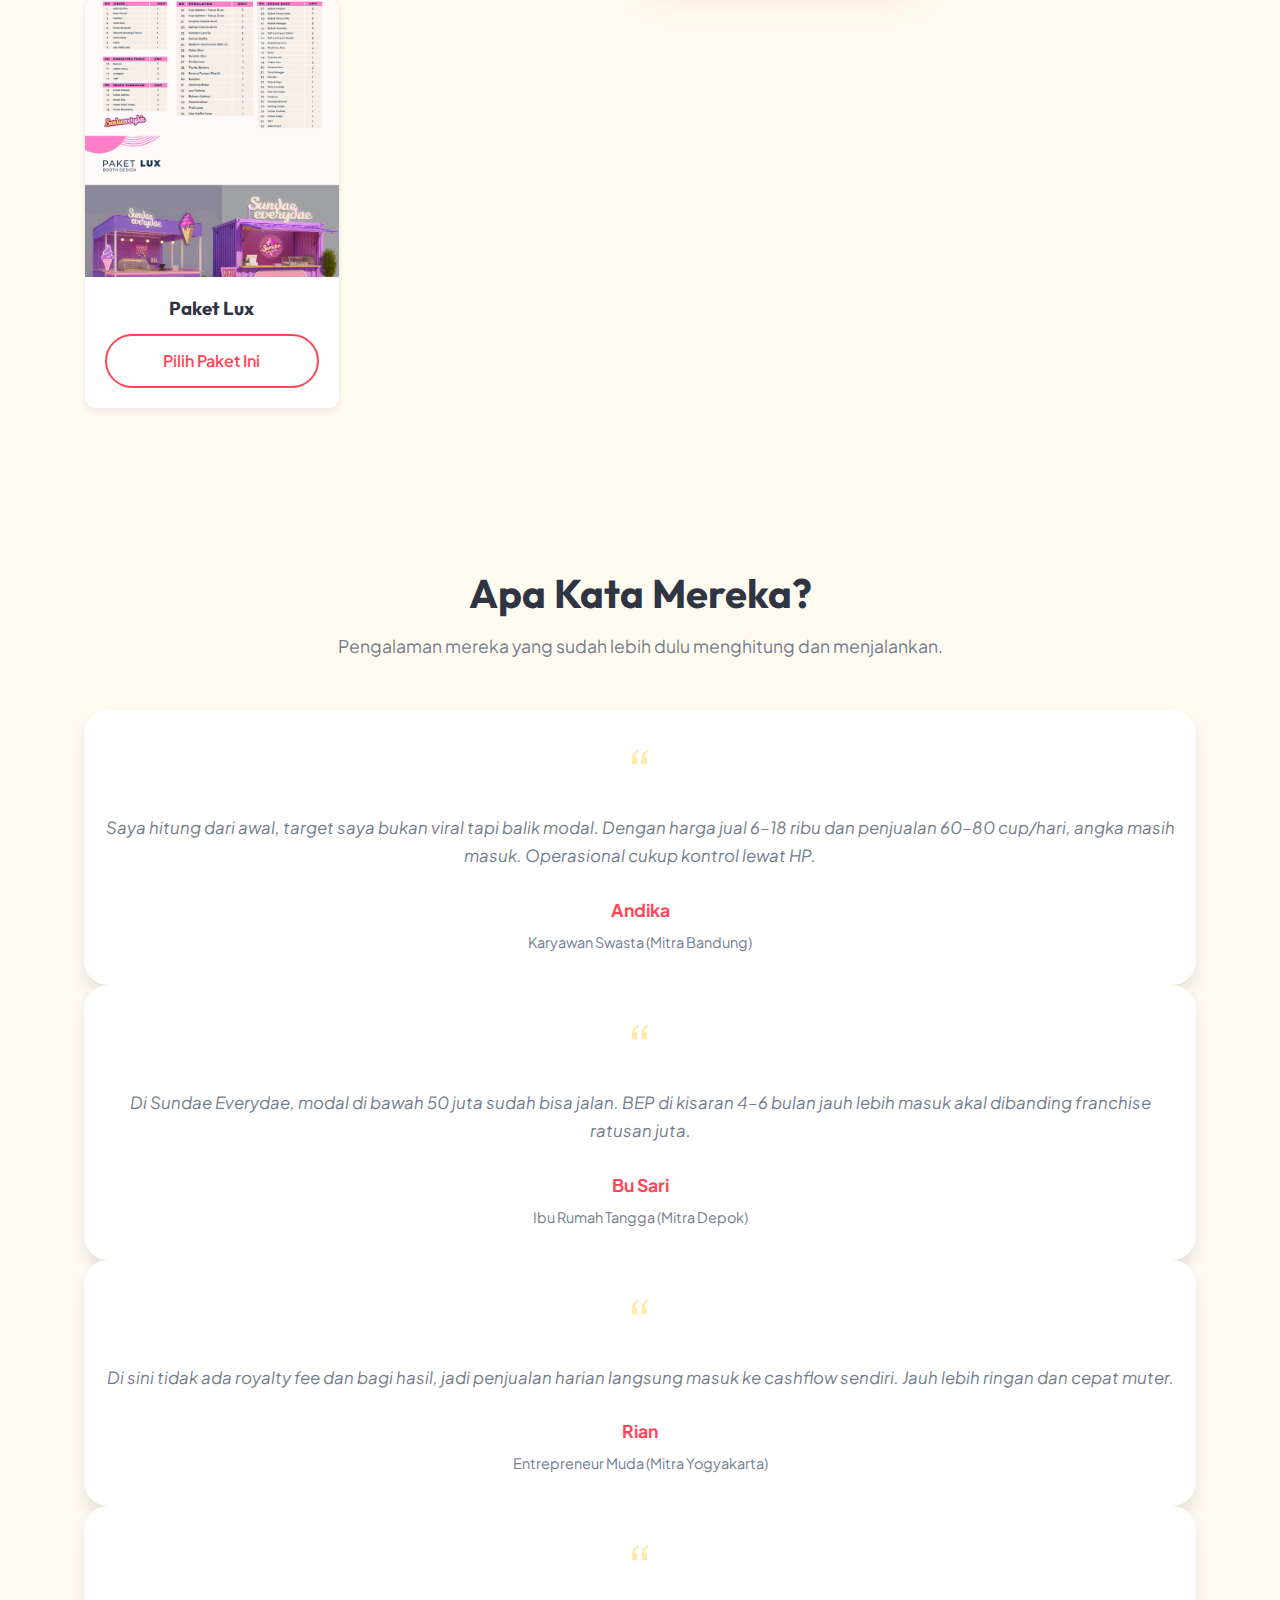
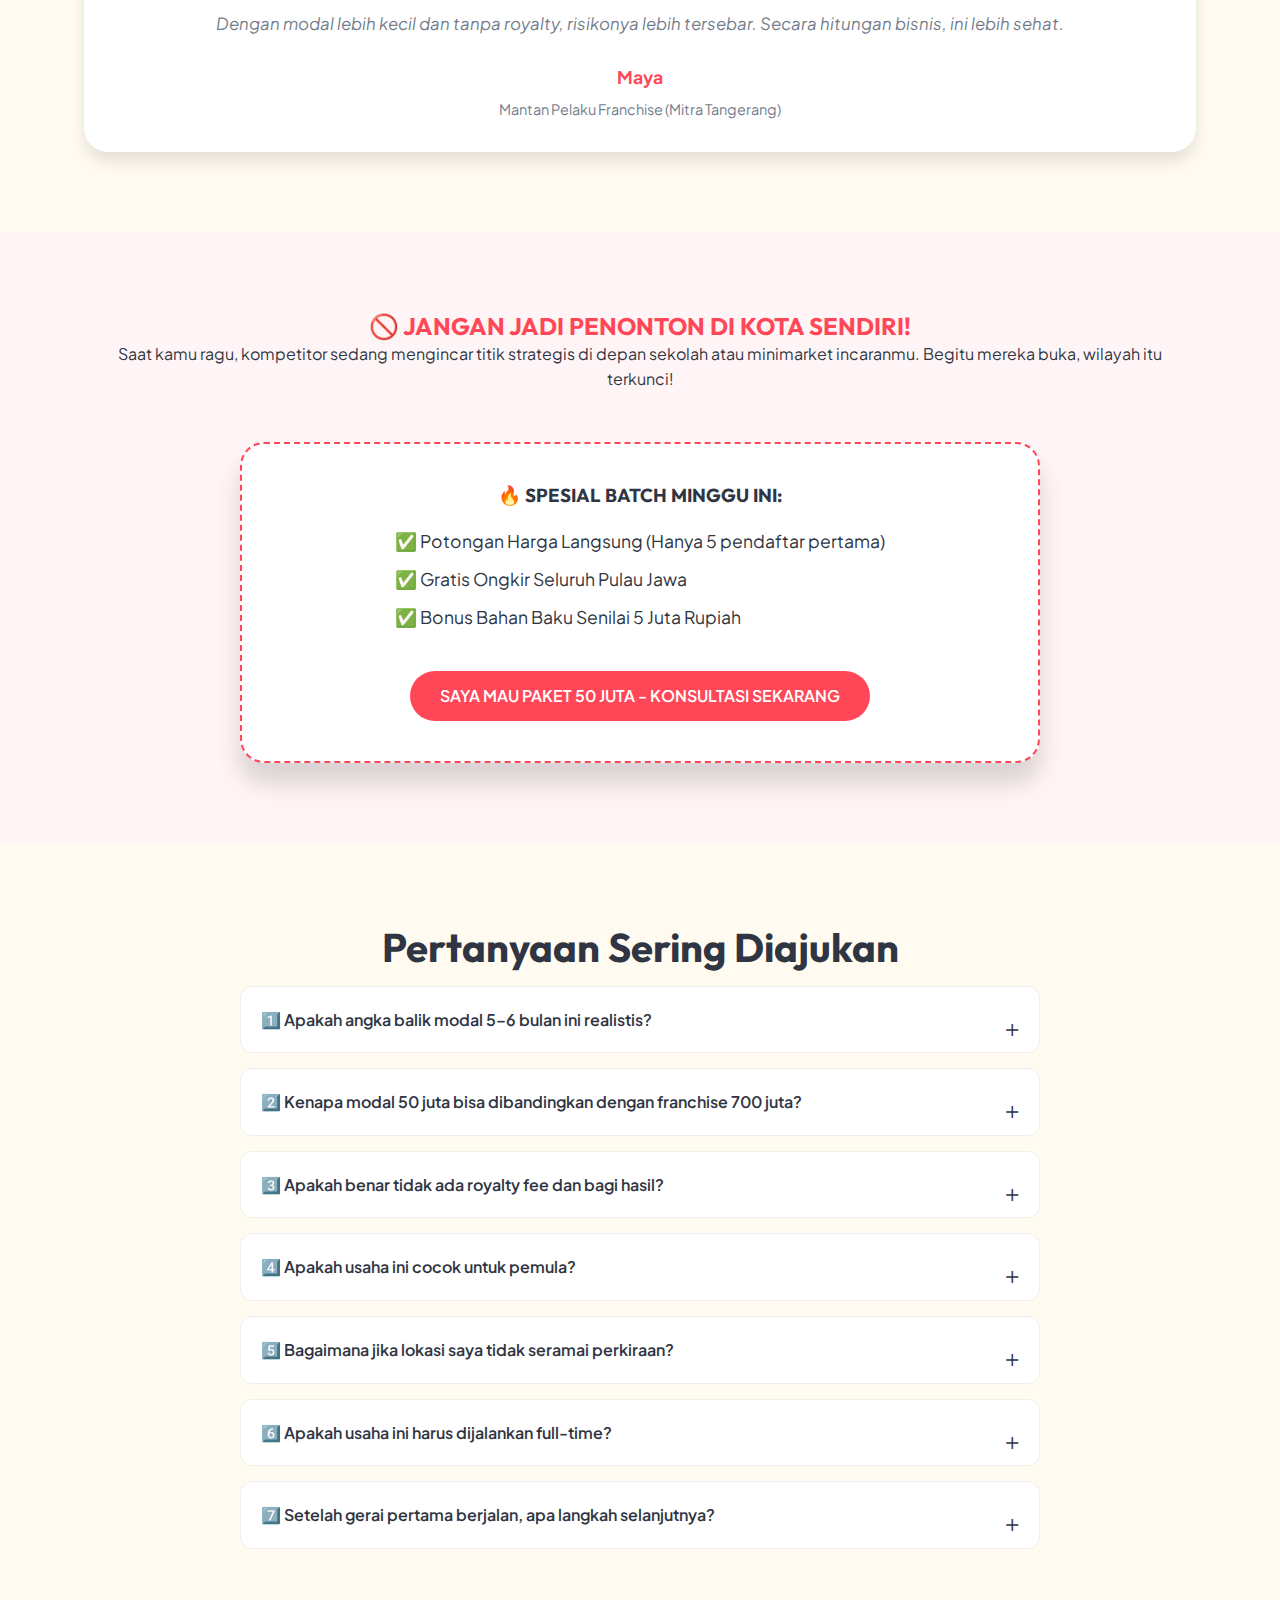
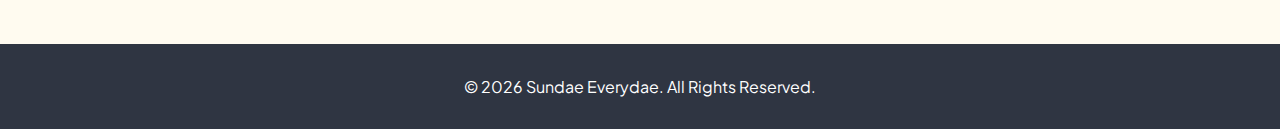
<file: index3.html>
<!DOCTYPE html>
<html lang="id">

<head>
    <meta charset="UTF-8">
    <meta name="viewport" content="width=device-width, initial-scale=1.0">
    <title>Sundae Everydae - Modal 50 Juta, Rasa Selevel Franchise 700 Juta</title>
    <link rel="preconnect" href="https://fonts.googleapis.com">
    <link rel="preconnect" href="https://fonts.gstatic.com" crossorigin>
    <link
        href="https://fonts.googleapis.com/css2?family=Outfit:wght@300;400;600;700;900&family=Plus+Jakarta+Sans:wght@400;500;600;700&display=swap"
        rel="stylesheet">
    <link rel="stylesheet" href="assets/style.css">
</head>

<body>

    <!-- Navigation -->
    <nav class="navbar">
        <div class="container">
            <a href="#" class="logo">
                <img src="assets/img/logo.webp" alt="Sundae Everydae Logo">
            </a>

            <!-- Desktop Menu -->
            <ul class="nav-links">
                <li><a href="#perbandingan">Perbandingan</a></li>
                <li><a href="#prospek">Prospek</a></li>
                <li><a href="#paket">Paket Usaha</a></li>
                <li><a href="#faq">FAQ</a></li>
            </ul>

            <div class="nav-actions">
                <a href="#konsultasi" class="btn-primary">Konsultasi Sekarang</a>
                <button class="mobile-toggle" aria-label="Open Menu">
                    <span></span>
                    <span></span>
                    <span></span>
                </button>
            </div>
        </div>
    </nav>

    <!-- Mobile Off-canvas Menu -->
    <div class="offcanvas-overlay"></div>
    <aside class="offcanvas-menu">
        <div class="offcanvas-header">
            <span class="offcanvas-title">Menu</span>
            <button class="close-btn" aria-label="Close Menu">&times;</button>
        </div>
        <ul class="mobile-nav-links">
            <li><a href="#perbandingan">Perbandingan</a></li>
            <li><a href="#prospek">Prospek</a></li>
            <li><a href="#paket">Paket Usaha</a></li>
            <li><a href="#faq">FAQ</a></li>
            <li><a href="#konsultasi" class="btn-mobile-cta">Konsultasi Sekarang</a></li>
        </ul>
    </aside>

    <!-- Hero Section -->
    <header class="hero">
        <div class="container">
            <div class="hero-content">
                <span class="badge">🍦 Peluang Bisnis Es Krim Viral</span>
                <h1>MODAL 50 JUTA,<br>RASA & HASIL SELEVEL FRANCHISE 700 JUTA!</h1>
                <p class="subheadline">Kenapa Harus Mengantri 2 Tahun untuk Balik Modal, Jika Kamu Bisa "Profit" di
                    Bulan Ke-5?</p>
                <div class="cta-group">
                    <a href="#perbandingan" class="btn-primary icon-btn">Pelajari Lebih Lanjut 👇</a>
                </div>
            </div>
            <div class="hero-image">
                <!-- Placeholder for Hero Image - using a package image for now if no specific hero provided -->
                <img src="assets/img/sundae-series-1.webp" alt="Sundae Everydae Store" class="hero-img-main">
            </div>
        </div>
        <div class="hero-waves">
            <svg xmlns="http://www.w3.org/2000/svg" viewBox="0 0 1440 320">
                <path fill="#ffffff" fill-opacity="1"
                    d="M0,96L48,112C96,128,192,160,288,160C384,160,480,128,576,112C672,96,768,96,864,112C960,128,1056,160,1152,160C1248,160,1344,128,1392,112L1440,96L1440,320L1392,320C1344,320,1248,320,1152,320C1056,320,960,320,864,320C768,320,672,320,576,320C480,320,384,320,288,320C192,320,96,320,48,320L0,320Z">
                </path>
            </svg>
        </div>
    </header>

    <!-- Logic War Section -->
    <section id="perbandingan" class="logic-war section-padding">
        <div class="container">
            <div class="section-header text-center">
                <h2>PERANG LOGIKA:<br><span class="highlight">1 Gerai vs 14 Gerai</span></h2>
                <p>Mari kita bicara angka jujur. Jika kamu punya modal besar, mana yang lebih cerdas secara bisnis?</p>
            </div>

            <div class="options-grid">
                <div class="option-card option-a">
                    <div class="card-header">
                        <h3>Opsi A</h3>
                        <span class="subtitle">Franchise Viral "M" atau "B"</span>
                    </div>
                    <div class="card-body">
                        <p class="investment">Investasi <span class="price">Rp700 Juta++</span></p>
                        <p class="desc">Hanya untuk <strong>1 lokasi</strong>. Jika lokasi itu sepi atau terhalang
                            proyek jalan, investasimu terancam macet total.</p>
                        <div class="status bad">High Risk</div>
                    </div>
                </div>
                <div class="option-card option-b recommended">
                    <div class="badge-rec">REKOMENDASI</div>
                    <div class="card-header">
                        <h3>Opsi B</h3>
                        <span class="subtitle">Strategi Dominasi Kami</span>
                    </div>
                    <div class="card-body">
                        <p class="investment">Investasi <span class="price">Rp50 Juta</span> per titik</p>
                        <p class="desc">Dengan modal yang sama (700 Juta), kamu bisa membuka <strong>14 GERAI</strong>
                            di seluruh sudut kota.</p>
                        <div class="status good">Smart Investment</div>
                    </div>
                </div>
            </div>

            <div class="comparison-conclusion text-center">
                <p class="lead">Mana yang lebih cepat kaya? <strong>Pemilik 1 gerai atau pemilik 14 gerai?</strong></p>
            </div>
        </div>
    </section>

    <!-- Head to Head Table -->
    <section class="head-to-head section-padding bg-light">
        <div class="container">
            <div class="section-header text-center">
                <h2>Head-to-Head</h2>
                <p>Sundae Everydae (Paket 50Jt) vs Franchise 700Jt</p>
            </div>

            <div class="table-container">
                <table>
                    <thead>
                        <tr>
                            <th>Detail Perbandingan</th>
                            <th>Franchise Viral (M/B)</th>
                            <th class="brand-col">Sundae Everydae (Sweet)</th>
                        </tr>
                    </thead>
                    <tbody>
                        <tr>
                            <td>Modal Awal</td>
                            <td>Rp 700.000.000 - 1 Milyar</td>
                            <td class="brand-col highlight-text">Rp 50.000.000</td>
                        </tr>
                        <tr>
                            <td>Royalty Fee</td>
                            <td>Ada (Memotong untungmu)</td>
                            <td class="brand-col highlight-text">Rp 0 (100% milikmu)</td>
                        </tr>
                        <tr>
                            <td>Beban Sewa</td>
                            <td>Harus Ruko Besar (Mahal)</td>
                            <td class="brand-col highlight-text">Bisa Booth Premium / Kontainer</td>
                        </tr>
                        <tr>
                            <td>BEP (Balik Modal)</td>
                            <td>18 - 24 Bulan</td>
                            <td class="brand-col highlight-text">5 - 6 Bulan</td>
                        </tr>
                        <tr>
                            <td>Menu & Rasa</td>
                            <td>Sundae & Mixue Base</td>
                            <td class="brand-col highlight-text">Kualitas Setara (Grade A Premium)</td>
                        </tr>
                    </tbody>
                </table>
            </div>
        </div>
    </section>

    <!-- Facilities Section -->
    <section class="facilities section-padding">
        <div class="container">
            <div class="section-header text-center">
                <h2>Fasilitas Paket "Sweet Dominator"</h2>
                <p>Dengan 50 Juta, kamu tidak mendapatkan paket "ecek-ecek". Kamu mendapatkan Mesin & Branding Kelas
                    Berat.</p>
            </div>

            <div class="features-grid">
                <div class="feature-item">
                    <div class="icon">🍦</div>
                    <h3>Mesin Es Krim High-Performance</h3>
                    <p>Kapasitas besar, tekstur lembut, dan konsisten (Setara mesin brand besar).</p>
                </div>
                <div class="feature-item">
                    <div class="icon">✨</div>
                    <h3>Booth Premium Estetik</h3>
                    <p>Desain modern yang mengundang orang untuk berfoto (Instagrammable).</p>
                </div>
                <div class="feature-item">
                    <div class="icon">📱</div>
                    <h3>Sistem Kasir Digital (POS)</h3>
                    <p>Pantau penjualan 14 cabangmu cukup dari satu aplikasi di handphone.</p>
                </div>
                <div class="feature-item">
                    <div class="icon">📦</div>
                    <h3>Bahan Baku Awal Melimpah</h3>
                    <p>Siap melayani ribuan cup pertama tanpa belanja lagi.</p>
                </div>
                <div class="feature-item">
                    <div class="icon">🚀</div>
                    <h3>Lisensi AI Marketing</h3>
                    <p>Strategi iklan digital khusus untuk membombardir wilayah sekitar outletmu.</p>
                </div>
            </div>
        </div>
    </section>

    <!-- Why Powerful Section -->
    <section class="why-powerful section-padding bg-pattern">
        <div class="container">
            <div class="row align-items-center">
                <div class="col-text">
                    <h2>Kenapa Paket 50 Juta Kami Lebih "Powerfull"?</h2>
                    <p class="lead">Bukan hanya karena murah, tapi karena <strong>Efisiensi</strong>:</p>
                    <ul class="check-list">
                        <li>
                            <strong>✅ Menu Duplikasi</strong>
                            <p>Kami riset menu yang paling laku di Mixue/Bingsue, lalu kami sempurnakan rasanya agar
                                kamu bisa menjualnya dengan harga lebih kompetitif.</p>
                        </li>
                        <li>
                            <strong>✅ Tanpa Birokrasi</strong>
                            <p>Tidak perlu approval lokasi yang rumit. Kamu temukan tempat strategis, kamu buka, kamu
                                cuan.</p>
                        </li>
                        <li>
                            <strong>✅ Skalabilitas</strong>
                            <p>Begitu gerai pertama balik modal dalam 5 bulan, gunakan profitnya untuk buka gerai ke-2,
                                ke-3, dan seterusnya.</p>
                        </li>
                    </ul>
                </div>
                <div class="col-image">
                    <img src="assets/img/paket-lux.jpg" alt="Sundae Everydae Experience"
                        class="feature-img rounded shadow">
                </div>
            </div>
        </div>
    </section>

    <!-- Packages Section -->
    <section id="paket" class="packages section-padding">
        <div class="container">
            <div class="section-header text-center">
                <h2>Pilihan Paket Usaha</h2>
                <p>Langkah awal membangun bisnis es krim, dari satu gerai pertama hingga rencana ekspansi ke titik
                    berikutnya.</p>
            </div>

            <div class="packages-grid">
                <!-- Paket Hemat (Sold Out) -->
                <div class="package-card sold-out">
                    <div class="package-image">
                        <img src="assets/img/paket-hemat-sold-out.jpg" alt="Paket Hemat">
                        <div class="overlay">SOLD OUT</div>
                    </div>
                    <div class="package-details">
                        <h3>Paket Hemat</h3>
                        <button class="btn-disabled">Habis Terjual</button>
                    </div>
                </div>

                <!-- Paket Sugar (Sold Out) -->
                <div class="package-card sold-out">
                    <div class="package-image">
                        <img src="assets/img/paket-sugar-sold-out.jpg" alt="Paket Sugar">
                        <div class="overlay">SOLD OUT</div>
                    </div>
                    <div class="package-details">
                        <h3>Paket Sugar</h3>
                        <button class="btn-disabled">Habis Terjual</button>
                    </div>
                </div>

                <!-- Paket Sweet -->
                <div class="package-card featured">
                    <div class="badge-best">BEST SELLER</div>
                    <div class="package-image">
                        <img src="assets/img/paket-sweet.jpg" alt="Paket Sweet">
                    </div>
                    <div class="package-details">
                        <h3>Paket Sweet</h3>
                        <a href="#konsultasi" class="btn-primary full-width">Pilih Paket Ini</a>
                    </div>
                </div>

                <!-- Paket Bliss -->
                <div class="package-card">
                    <div class="package-image">
                        <img src="assets/img/paket-bliss.jpg" alt="Paket Bliss">
                    </div>
                    <div class="package-details">
                        <h3>Paket Bliss</h3>
                        <a href="#konsultasi" class="btn-outline full-width">Pilih Paket Ini</a>
                    </div>
                </div>

                <!-- Paket Lux -->
                <div class="package-card">
                    <div class="package-image">
                        <img src="assets/img/paket-lux.jpg" alt="Paket Lux">
                    </div>
                    <div class="package-details">
                        <h3>Paket Lux</h3>
                        <a href="#konsultasi" class="btn-outline full-width">Pilih Paket Ini</a>
                    </div>
                </div>
            </div>
        </div>
    </section>

    <!-- Testimonials Section -->
    <section class="testimonials section-padding bg-light">
        <div class="container">
            <div class="section-header text-center">
                <h2>Apa Kata Mereka?</h2>
                <p>Pengalaman mereka yang sudah lebih dulu menghitung dan menjalankan.</p>
            </div>

            <div class="testimonial-slider">
                <div class="testimonial-card">
                    <div class="quote-icon">“</div>
                    <p class="quote">Saya hitung dari awal, target saya bukan viral tapi balik modal. Dengan harga jual
                        6–18 ribu dan penjualan 60–80 cup/hari, angka masih masuk. Operasional cukup kontrol lewat HP.
                    </p>
                    <div class="author">
                        <strong>Andika</strong>
                        <span>Karyawan Swasta (Mitra Bandung)</span>
                    </div>
                </div>
                <div class="testimonial-card">
                    <div class="quote-icon">“</div>
                    <p class="quote">Di Sundae Everydae, modal di bawah 50 juta sudah bisa jalan. BEP di kisaran 4–6
                        bulan jauh lebih masuk akal dibanding franchise ratusan juta.</p>
                    <div class="author">
                        <strong>Bu Sari</strong>
                        <span>Ibu Rumah Tangga (Mitra Depok)</span>
                    </div>
                </div>
                <div class="testimonial-card">
                    <div class="quote-icon">“</div>
                    <p class="quote">Di sini tidak ada royalty fee dan bagi hasil, jadi penjualan harian langsung masuk
                        ke cashflow sendiri. Jauh lebih ringan dan cepat muter.</p>
                    <div class="author">
                        <strong>Rian</strong>
                        <span>Entrepreneur Muda (Mitra Yogyakarta)</span>
                    </div>
                </div>
                <div class="testimonial-card">
                    <div class="quote-icon">“</div>
                    <p class="quote">Dengan modal lebih kecil dan tanpa royalty, risikonya lebih tersebar. Secara
                        hitungan bisnis, ini lebih sehat.</p>
                    <div class="author">
                        <strong>Maya</strong>
                        <span>Mantan Pelaku Franchise (Mitra Tangerang)</span>
                    </div>
                </div>
            </div>
        </div>
    </section>

    <!-- Scarcity & CTA Section -->
    <section id="konsultasi" class="cta-section section-padding text-center">
        <div class="container">
            <div class="scarcity-box">
                <h2>🚫 JANGAN JADI PENONTON DI KOTA SENDIRI!</h2>
                <p>Saat kamu ragu, kompetitor sedang mengincar titik strategis di depan sekolah atau minimarket
                    incaranmu. Begitu mereka buka, wilayah itu terkunci!</p>
            </div>

            <div class="offer-box">
                <h3>🔥 SPESIAL BATCH MINGGU INI:</h3>
                <ul class="offer-list">
                    <li>✅ Potongan Harga Langsung (Hanya 5 pendaftar pertama)</li>
                    <li>✅ Gratis Ongkir Seluruh Pulau Jawa</li>
                    <li>✅ Bonus Bahan Baku Senilai 5 Juta Rupiah</li>
                </ul>
                <a href="https://wa.me/6281234567890?text=Halo%20Admin,%20saya%20tertarik%20dengan%20Paket%2050%20Juta%20Sundae%20Everydae"
                    class="btn-primary btn-lg pulse-effect">
                    SAYA MAU PAKET 50 JUTA - KONSULTASI SEKARANG
                </a>
            </div>
        </div>
    </section>

    <!-- FAQ Section -->
    <section class="faq section-padding">
        <div class="container">
            <div class="section-header text-center">
                <h2>Pertanyaan Sering Diajukan</h2>
            </div>
            <div class="faq-container">
                <details>
                    <summary>1️⃣ Apakah angka balik modal 5–6 bulan ini realistis?</summary>
                    <p>Estimasi balik modal dihitung berdasarkan harga jual, margin, dan rata-rata penjualan harian yang
                        wajar di lokasi ramai. Hasil tiap mitra bisa berbeda, namun secara hitungan bisnis angka
                        tersebut masih masuk akal.</p>
                </details>
                <details>
                    <summary>2️⃣ Kenapa modal 50 juta bisa dibandingkan dengan franchise 700 juta?</summary>
                    <p>Perbedaannya di struktur biaya dan strategi. Dengan modal lebih kecil, risiko tidak terpusat di
                        satu titik, tidak ada royalty fee, dan lebih fleksibel untuk ekspansi.</p>
                </details>
                <details>
                    <summary>3️⃣ Apakah benar tidak ada royalty fee dan bagi hasil?</summary>
                    <p>Ya. Tidak ada royalty fee maupun bagi hasil bulanan. Seluruh keuntungan penjualan menjadi milik
                        mitra.</p>
                </details>
                <details>
                    <summary>4️⃣ Apakah usaha ini cocok untuk pemula?</summary>
                    <p>Cocok. Sistem operasional, menu, standar harga, dan panduan sudah disiapkan. Mitra tidak perlu
                        trial & error dari nol.</p>
                </details>
                <details>
                    <summary>5️⃣ Bagaimana jika lokasi saya tidak seramai perkiraan?</summary>
                    <p>Tim akan membantu memberikan arahan dasar pemilihan lokasi. Selain itu, skema modal yang lebih
                        ringan membuat risiko tetap terkendali.</p>
                </details>
                <details>
                    <summary>6️⃣ Apakah usaha ini harus dijalankan full-time?</summary>
                    <p>Tidak harus. Banyak mitra menjalankan usaha ini dengan bantuan karyawan atau keluarga. Sistem ops
                        bisa dipantau jarak jauh.</p>
                </details>
                <details>
                    <summary>7️⃣ Setelah gerai pertama berjalan, apa langkah selanjutnya?</summary>
                    <p>Gunakan keuntungan gerai pertama untuk membuka titik berikutnya. Strategi: memperbanyak titik
                        penjualan dengan risiko yang tersebar.</p>
                </details>
            </div>
        </div>
    </section>

    <footer>
        <div class="container text-center">
            <p>&copy; 2026 Sundae Everydae. All Rights Reserved.</p>
        </div>
    </footer>

    <script>
        // Smooth scrolling
        document.querySelectorAll('a[href^="#"]').forEach(anchor => {
            anchor.addEventListener('click', function (e) {
                e.preventDefault();
                const targetId = this.getAttribute('href');
                if (targetId === '#') return;

                const targetElement = document.querySelector(targetId);
                if (targetElement) {
                    // Close mobile menu if open
                    document.querySelector('.offcanvas-menu').classList.remove('active');
                    document.querySelector('.offcanvas-overlay').classList.remove('active');

                    targetElement.scrollIntoView({
                        behavior: 'smooth'
                    });
                }
            });
        });

        // Mobile Menu Toggle
        const mobileToggle = document.querySelector('.mobile-toggle');
        const closeBtn = document.querySelector('.close-btn');
        const overlay = document.querySelector('.offcanvas-overlay');
        const offcanvasMenu = document.querySelector('.offcanvas-menu');

        function toggleMenu() {
            offcanvasMenu.classList.toggle('active');
            overlay.classList.toggle('active');
        }

        if (mobileToggle) mobileToggle.addEventListener('click', toggleMenu);
        if (closeBtn) closeBtn.addEventListener('click', toggleMenu);
        if (overlay) overlay.addEventListener('click', toggleMenu);

    </script>
</body>

</html>
</file>
<file: style.css>
/* Fonts */
:root {
    --font-heading: 'Outfit', sans-serif;
    --font-body: 'Plus Jakarta Sans', sans-serif;

    /* Colors - Vibrant, Premium, Appetizing */
    --primary: #FF4757;
    /* Ice Cream Strawberry/Cherry Red */
    --primary-dark: #E03040;
    --accent: #FF9F43;
    /* Cone/Waffle Orange */
    --secondary: #2ED573;
    /* Fresh Mint/Profit Green */

    --bg-light: #FFFBF0;
    /* Creamy Vanilla Background */
    --bg-white: #FFFFFF;
    --text-dark: #2F3542;
    --text-muted: #747D8C;

    --shadow-sm: 0 4px 6px rgba(0, 0, 0, 0.05);
    --shadow-md: 0 10px 15px rgba(0, 0, 0, 0.1);
    --shadow-lg: 0 20px 25px rgba(0, 0, 0, 0.15);

    --radius-md: 12px;
    --radius-lg: 24px;
    --radius-full: 9999px;

    --max-width: 1200px;
}

* {
    margin: 0;
    padding: 0;
    box-sizing: border-box;
}

html {
    scroll-behavior: smooth;
}

body {
    font-family: var(--font-body);
    color: var(--text-dark);
    background-color: var(--bg-light);
    line-height: 1.6;
    overflow-x: hidden;
}

h1,
h2,
h3,
h4,
h5,
h6 {
    font-family: var(--font-heading);
    font-weight: 700;
    line-height: 1.2;
}

a {
    text-decoration: none;
    color: inherit;
}

img {
    max-width: 100%;
    height: auto;
    display: block;
}

.container {
    width: 90%;
    max-width: var(--max-width);
    margin: 0 auto;
    padding: 0 20px;
}

.section-padding {
    padding: 80px 0;
}

.text-center {
    text-align: center;
}

/* Buttons */
.btn-primary {
    background: var(--primary);
    color: white;
    padding: 12px 30px;
    border-radius: var(--radius-full);
    font-weight: 600;
    transition: all 0.3s ease;
    display: inline-block;
}

.btn-primary:hover {
    background: var(--primary-dark);
    transform: translateY(-2px);
    box-shadow: var(--shadow-md);
}

.btn-outline {
    border: 2px solid var(--primary);
    color: var(--primary);
    padding: 12px 30px;
    border-radius: var(--radius-full);
    font-weight: 600;
    transition: all 0.3s ease;
    display: inline-block;
}

.btn-outline:hover {
    background: var(--primary);
    color: white;
}

.btn-disabled {
    background: var(--text-muted);
    color: white;
    padding: 12px 30px;
    border-radius: var(--radius-full);
    font-weight: 600;
    cursor: not-allowed;
    display: inline-block;
}

/* Navbar */
.navbar {
    background: rgba(255, 255, 255, 0.95);
    backdrop-filter: blur(10px);
    position: fixed;
    top: 0;
    width: 100%;
    z-index: 1000;
    padding: 15px 0;
    box-shadow: var(--shadow-sm);
    transition: all 0.3s ease;
}

.navbar .container {
    display: flex;
    justify-content: space-between;
    align-items: center;
}

.logo img {
    height: 50px;
}

.nav-links {
    display: flex;
    gap: 30px;
    list-style: none;
}

.nav-links a {
    font-weight: 500;
    color: var(--text-dark);
    font-size: 0.95rem;
    transition: color 0.3s;
}

.nav-links a:hover {
    color: var(--primary);
}

.nav-actions {
    display: flex;
    align-items: center;
    gap: 15px;
}

.mobile-toggle {
    display: none;
    flex-direction: column;
    gap: 5px;
    background: none;
    border: none;
    cursor: pointer;
    z-index: 1001;
}

.mobile-toggle span {
    width: 25px;
    height: 3px;
    background-color: var(--text-dark);
    transition: all 0.3s;
    border-radius: 2px;
}

/* Off-canvas Menu */
.offcanvas-overlay {
    position: fixed;
    top: 0;
    left: 0;
    width: 100%;
    height: 100%;
    background: rgba(0, 0, 0, 0.5);
    z-index: 1001;
    /* Behind menu, above navbar */
    opacity: 0;
    visibility: hidden;
    transition: all 0.3s ease;
    backdrop-filter: blur(2px);
}

.offcanvas-overlay.active {
    opacity: 1;
    visibility: visible;
}

.offcanvas-menu {
    position: fixed;
    top: 0;
    right: -300px;
    /* Hidden via position */
    width: 280px;
    height: 100%;
    background: white;
    z-index: 1002;
    box-shadow: -5px 0 15px rgba(0, 0, 0, 0.1);
    transition: right 0.3s cubic-bezier(0.77, 0, 0.175, 1);
    padding: 20px;
    display: flex;
    flex-direction: column;
}

.offcanvas-menu.active {
    right: 0;
}

.offcanvas-header {
    display: flex;
    justify-content: space-between;
    align-items: center;
    margin-bottom: 30px;
    border-bottom: 1px solid #eee;
    padding-bottom: 15px;
}

.offcanvas-title {
    font-family: var(--font-heading);
    font-weight: 700;
    font-size: 1.2rem;
    color: var(--primary);
}

.close-btn {
    background: none;
    border: none;
    font-size: 2rem;
    line-height: 1;
    cursor: pointer;
    color: var(--text-muted);
}

.mobile-nav-links {
    list-style: none;
    display: flex;
    flex-direction: column;
    gap: 20px;
}

.mobile-nav-links a {
    text-decoration: none;
    color: var(--text-dark);
    font-weight: 600;
    font-size: 1.1rem;
    display: block;
    padding: 5px 0;
}

.mobile-nav-links a:hover {
    color: var(--primary);
}

.btn-mobile-cta {
    background: var(--primary);
    color: white !important;
    text-align: center;
    padding: 12px !important;
    border-radius: var(--radius-md);
    margin-top: 10px;
}

/* Responsive Navbar Adjustments */
@media (max-width: 900px) {

    .nav-links,
    .nav-actions .btn-primary {
        display: none;
    }

    .mobile-toggle {
        display: flex;
    }
}

/* Hero Section */
.hero {
    padding-top: 140px;
    /* Navbar height + spacing */
    padding-bottom: 0;
    background: linear-gradient(135deg, #FFF0F0 0%, #FFFFFF 100%);
    position: relative;
    overflow: hidden;
}

.hero .container {
    display: flex;
    align-items: center;
    gap: 50px;
}

.hero-content {
    flex: 1;
}

.badge {
    background: #FFECEE;
    color: var(--primary);
    padding: 8px 16px;
    border-radius: var(--radius-full);
    font-size: 0.9rem;
    font-weight: 600;
    display: inline-block;
    margin-bottom: 20px;
}

.hero h1 {
    font-size: 3rem;
    color: var(--text-dark);
    margin-bottom: 20px;
    letter-spacing: -1px;
}

.subheadline {
    font-size: 1.2rem;
    color: var(--text-muted);
    margin-bottom: 30px;
}

.hero-image {
    flex: 1;
    position: relative;
    z-index: 1;
}

.hero-img-main {
    border-radius: var(--radius-lg);
    box-shadow: var(--shadow-lg);
    border: 5px solid white;
    transform: rotate(-2deg);
    transition: transform 0.5s ease;
}

.hero-img-main:hover {
    transform: rotate(0deg) scale(1.02);
}

.hero-waves {
    line-height: 0;
    margin-top: -50px;
    position: relative;
    z-index: 2;
}

/* Logic War */
.logic-war {
    background: white;
}

.section-header h2 {
    font-size: 2.5rem;
    margin-bottom: 15px;
}

.section-header .highlight {
    color: var(--primary);
}

.section-header p {
    font-size: 1.1rem;
    color: var(--text-muted);
    max-width: 700px;
    margin: 0 auto 50px;
}

.options-grid {
    display: grid;
    grid-template-columns: repeat(auto-fit, minmax(300px, 1fr));
    gap: 30px;
    align-items: center;
    margin-bottom: 40px;
}

.option-card {
    background: white;
    border-radius: var(--radius-lg);
    padding: 30px;
    border: 1px solid #eee;
    transition: transform 0.3s ease;
    position: relative;
}

.option-card:hover {
    transform: translateY(-5px);
}

.option-card.recommended {
    border: 2px solid var(--secondary);
    box-shadow: 0 10px 30px rgba(46, 213, 115, 0.15);
}

.badge-rec {
    position: absolute;
    top: -15px;
    left: 50%;
    transform: translateX(-50%);
    background: var(--secondary);
    color: white;
    padding: 5px 15px;
    border-radius: var(--radius-full);
    font-size: 0.8rem;
    font-weight: 700;
}

.card-header h3 {
    font-size: 1.5rem;
    margin-bottom: 5px;
}

.card-header .subtitle {
    color: var(--text-muted);
    font-size: 0.9rem;
    display: block;
    margin-bottom: 20px;
}

.card-body .investment {
    font-size: 1.1rem;
    margin-bottom: 15px;
}

.card-body .price {
    font-size: 1.5rem;
    font-weight: 700;
    color: var(--text-dark);
}

.card-body .desc {
    font-size: 0.95rem;
    color: var(--text-muted);
    margin-bottom: 20px;
}

.status {
    text-align: center;
    padding: 10px;
    border-radius: 8px;
    font-weight: 700;
}

.status.bad {
    background: #FFF0F0;
    color: var(--primary);
}

.status.good {
    background: #E8F8F0;
    color: var(--secondary);
}

.comparison-conclusion p {
    font-size: 1.25rem;
}

/* Table */
.head-to-head {
    background-color: #F8F9FA;
}

.table-container {
    background: white;
    border-radius: var(--radius-md);
    box-shadow: var(--shadow-sm);
    overflow-x: auto;
}

table {
    width: 100%;
    border-collapse: collapse;
}

th,
td {
    padding: 20px;
    text-align: left;
    border-bottom: 1px solid #eee;
}

th {
    background: #F1F2F6;
    color: var(--text-muted);
    font-size: 0.9rem;
    text-transform: uppercase;
    letter-spacing: 1px;
}

.brand-col {
    background: #FFF5F6;
    border-bottom-color: #FFE0E3;
}

th.brand-col {
    color: var(--primary);
    font-weight: 800;
}

.highlight-text {
    color: var(--primary);
    font-weight: 600;
}

/* Facilities */
.features-grid {
    display: grid;
    grid-template-columns: repeat(auto-fit, minmax(200px, 1fr));
    gap: 30px;
}

.feature-item {
    text-align: center;
    padding: 20px;
}

.feature-item .icon {
    font-size: 3rem;
    margin-bottom: 15px;
    background: #FFF0F0;
    width: 80px;
    height: 80px;
    border-radius: 50%;
    display: inline-flex;
    align-items: center;
    justify-content: center;
}

.feature-item h3 {
    font-size: 1.1rem;
    margin-bottom: 10px;
}

.feature-item p {
    font-size: 0.9rem;
    color: var(--text-muted);
}

/* Why Powerful */
.why-powerful .row {
    display: flex;
    gap: 50px;
    flex-wrap: wrap;
    /* Mobile responsive */
}

.why-powerful .col-text,
.why-powerful .col-image {
    flex: 1;
    min-width: 300px;
}

.check-list {
    list-style: none;
    margin-top: 30px;
}

.check-list li {
    margin-bottom: 25px;
}

.check-list strong {
    display: block;
    margin-bottom: 5px;
    font-size: 1.1rem;
}

.feature-img {
    border-radius: var(--radius-lg);
    box-shadow: var(--shadow-lg);
}

/* Packages */
.packages-grid {
    display: grid;
    grid-template-columns: repeat(auto-fit, minmax(250px, 1fr));
    gap: 30px;
}

.package-card {
    background: white;
    border-radius: var(--radius-md);
    overflow: hidden;
    box-shadow: var(--shadow-sm);
    transition: transform 0.3s ease;
    position: relative;
    border: 1px solid #eee;
}

.package-card:hover {
    transform: translateY(-5px);
    box-shadow: var(--shadow-md);
}

.package-card.featured {
    border: 2px solid var(--primary);
    transform: scale(1.05);
    /* Make it stand out */
    z-index: 10;
}

.package-card.sold-out {
    opacity: 0.7;
}

.badge-best {
    background: var(--primary);
    color: white;
    text-align: center;
    padding: 5px;
    font-weight: 700;
    font-size: 0.8rem;
    text-transform: uppercase;
}

.package-image {
    position: relative;
    height: 250px;
    overflow: hidden;
}

.package-image img {
    width: 100%;
    height: 100%;
    object-fit: cover;
}

.overlay {
    position: absolute;
    top: 0;
    left: 0;
    width: 100%;
    height: 100%;
    background: rgba(0, 0, 0, 0.6);
    color: white;
    display: flex;
    align-items: center;
    justify-content: center;
    font-weight: 900;
    font-size: 1.5rem;
    transform: rotate(-10deg);
}

.package-details {
    padding: 20px;
    text-align: center;
}

.package-details h3 {
    margin-bottom: 15px;
}

.full-width {
    width: 100%;
    text-align: center;
}

/* Testimonials */
.testimonial-slider {
    display: grid;
    grid-template-columns: repeat(auto-fit, minmax(280px, 1fr));
    gap: 20px;
}

.testimonial-card {
    background: white;
    padding: 25px;
    border-radius: var(--radius-md);
    box-shadow: var(--shadow-sm);
    position: relative;
}

.quote-icon {
    font-size: 4rem;
    color: #FFEAA7;
    position: absolute;
    top: -10px;
    left: 10px;
    line-height: 1;
}

.testimonial-card .quote {
    font-style: italic;
    margin-bottom: 20px;
    position: relative;
    z-index: 1;
}

.testimonial-card .author strong {
    display: block;
    color: var(--primary);
}

.testimonial-card .author span {
    font-size: 0.85rem;
    color: var(--text-muted);
}

/* CTA Section */
.cta-section {
    background: #FFF5F6;
}

.scarcity-box {
    margin-bottom: 50px;
}

.scarcity-box h2 {
    color: var(--primary);
}

.offer-box {
    background: white;
    padding: 40px;
    border-radius: var(--radius-lg);
    box-shadow: var(--shadow-lg);
    max-width: 800px;
    margin: 0 auto;
    border: 2px dashed var(--primary);
}

.offer-box h3 {
    margin-bottom: 20px;
}

.offer-list {
    list-style: none;
    margin-bottom: 30px;
    text-align: left;
    display: inline-block;
}

.offer-list li {
    margin-bottom: 10px;
    font-size: 1.1rem;
}

.pulse-effect {
    animation: pulse 2s infinite;
}

@keyframes pulse {
    0% {
        box-shadow: 0 0 0 0 rgba(255, 71, 87, 0.7);
    }

    70% {
        box-shadow: 0 0 0 10px rgba(255, 71, 87, 0);
    }

    100% {
        box-shadow: 0 0 0 0 rgba(255, 71, 87, 0);
    }
}

/* FAQ */
.faq-container {
    max-width: 800px;
    margin: 0 auto;
}

details {
    background: white;
    margin-bottom: 15px;
    border-radius: var(--radius-md);
    border: 1px solid #eee;
    overflow: hidden;
}

summary {
    padding: 20px;
    font-weight: 600;
    cursor: pointer;
    list-style: none;
    position: relative;
}

summary::-webkit-details-marker {
    display: none;
}

summary:after {
    content: '+';
    position: absolute;
    right: 20px;
    font-size: 1.5rem;
    font-weight: 300;
}

details[open] summary:after {
    content: '-';
}

details p {
    padding: 0 20px 20px;
    color: var(--text-muted);
    border-top: 1px solid #eee;
    margin-top: 10px;
}

/* Footer */
footer {
    background: var(--text-dark);
    color: white;
    padding: 30px 0;
}

/* Responsive */
@media (max-width: 768px) {
    .hero .container {
        flex-direction: column-reverse;
        text-align: center;
    }

    .hero h1 {
        font-size: 2rem;
    }

    .navbar .btn-primary {
        display: none;
        /* Hide button on mobile or use hamburger menu */
    }

    .logo img {
        height: 40px;
    }

    .options-grid {
        grid-template-columns: 1fr;
    }
}
</file>
<file: assets/style.css>
/* Fonts */
:root {
    --font-heading: 'Outfit', sans-serif;
    --font-body: 'Plus Jakarta Sans', sans-serif;

    /* Colors - Vibrant, Premium, Appetizing */
    --primary: #FF4757;
    /* Ice Cream Strawberry/Cherry Red */
    --primary-dark: #E03040;
    --accent: #FF9F43;
    /* Cone/Waffle Orange */
    --secondary: #2ED573;
    /* Fresh Mint/Profit Green */

    --bg-light: #FFFBF0;
    /* Creamy Vanilla Background */
    --bg-white: #FFFFFF;
    --text-dark: #2F3542;
    --text-muted: #747D8C;

    --shadow-sm: 0 4px 6px rgba(0, 0, 0, 0.05);
    --shadow-md: 0 10px 15px rgba(0, 0, 0, 0.1);
    --shadow-lg: 0 20px 25px rgba(0, 0, 0, 0.15);

    --radius-md: 12px;
    --radius-lg: 24px;
    --radius-full: 9999px;

    --max-width: 1200px;
}

* {
    margin: 0;
    padding: 0;
    box-sizing: border-box;
}

html {
    scroll-behavior: smooth;
}

body {
    font-family: var(--font-body);
    color: var(--text-dark);
    background-color: var(--bg-light);
    line-height: 1.6;
    overflow-x: hidden;
}

h1,
h2,
h3,
h4,
h5,
h6 {
    font-family: var(--font-heading);
    font-weight: 700;
    line-height: 1.2;
}

a {
    text-decoration: none;
    color: inherit;
}

img {
    max-width: 100%;
    height: auto;
    display: block;
}

.container {
    width: 90%;
    max-width: var(--max-width);
    margin: 0 auto;
    padding: 0 20px;
}

.section-padding {
    padding: 80px 0;
}

.text-center {
    text-align: center;
}

/* Buttons */
.btn-primary {
    background: var(--primary);
    color: white;
    padding: 12px 30px;
    border-radius: var(--radius-full);
    font-weight: 600;
    transition: all 0.3s ease;
    display: inline-block;
}

.btn-primary:hover {
    background: var(--primary-dark);
    transform: translateY(-2px);
    box-shadow: var(--shadow-md);
}

.btn-outline {
    border: 2px solid var(--primary);
    color: var(--primary);
    padding: 12px 30px;
    border-radius: var(--radius-full);
    font-weight: 600;
    transition: all 0.3s ease;
    display: inline-block;
}

.btn-outline:hover {
    background: var(--primary);
    color: white;
}

.btn-disabled {
    background: var(--text-muted);
    color: white;
    padding: 12px 30px;
    border-radius: var(--radius-full);
    font-weight: 600;
    cursor: not-allowed;
    display: inline-block;
}

/* Navbar */
.navbar {
    background: rgba(255, 255, 255, 0.95);
    backdrop-filter: blur(10px);
    position: fixed;
    top: 0;
    width: 100%;
    z-index: 1000;
    padding: 15px 0;
    box-shadow: var(--shadow-sm);
    transition: all 0.3s ease;
}

.navbar .container {
    display: flex;
    justify-content: space-between;
    align-items: center;
}

.logo img {
    height: 50px;
}

.nav-links {
    display: flex;
    gap: 30px;
    list-style: none;
}

.nav-links a {
    font-weight: 500;
    color: var(--text-dark);
    font-size: 0.95rem;
    transition: color 0.3s;
}

.nav-links a:hover {
    color: var(--primary);
}

.nav-actions {
    display: flex;
    align-items: center;
    gap: 15px;
}

.mobile-toggle {
    display: none;
    flex-direction: column;
    gap: 5px;
    background: none;
    border: none;
    cursor: pointer;
    z-index: 1001;
}

.mobile-toggle span {
    width: 25px;
    height: 3px;
    background-color: var(--text-dark);
    transition: all 0.3s;
    border-radius: 2px;
}

/* Off-canvas Menu */
.offcanvas-overlay {
    position: fixed;
    top: 0;
    left: 0;
    width: 100%;
    height: 100%;
    background: rgba(0, 0, 0, 0.5);
    z-index: 1001;
    /* Behind menu, above navbar */
    opacity: 0;
    visibility: hidden;
    transition: all 0.3s ease;
    backdrop-filter: blur(2px);
}

.offcanvas-overlay.active {
    opacity: 1;
    visibility: visible;
}

.offcanvas-menu {
    position: fixed;
    top: 0;
    right: -300px;
    /* Hidden via position */
    width: 280px;
    height: 100%;
    background: white;
    z-index: 1002;
    box-shadow: -5px 0 15px rgba(0, 0, 0, 0.1);
    transition: right 0.3s cubic-bezier(0.77, 0, 0.175, 1);
    padding: 20px;
    display: flex;
    flex-direction: column;
}

.offcanvas-menu.active {
    right: 0;
}

.offcanvas-header {
    display: flex;
    justify-content: space-between;
    align-items: center;
    margin-bottom: 30px;
    border-bottom: 1px solid #eee;
    padding-bottom: 15px;
}

.offcanvas-title {
    font-family: var(--font-heading);
    font-weight: 700;
    font-size: 1.2rem;
    color: var(--primary);
}

.close-btn {
    background: none;
    border: none;
    font-size: 2rem;
    line-height: 1;
    cursor: pointer;
    color: var(--text-muted);
}

.mobile-nav-links {
    list-style: none;
    display: flex;
    flex-direction: column;
    gap: 20px;
}

.mobile-nav-links a {
    text-decoration: none;
    color: var(--text-dark);
    font-weight: 600;
    font-size: 1.1rem;
    display: block;
    padding: 5px 0;
}

.mobile-nav-links a:hover {
    color: var(--primary);
}

.btn-mobile-cta {
    background: var(--primary);
    color: white !important;
    text-align: center;
    padding: 12px !important;
    border-radius: var(--radius-md);
    margin-top: 10px;
}

/* Responsive Navbar Adjustments */
@media (max-width: 900px) {

    .nav-links,
    .nav-actions .btn-primary {
        display: none;
    }

    .mobile-toggle {
        display: flex;
    }
}

/* Hero Section */
.hero {
    padding-top: 140px;
    /* Navbar height + spacing */
    padding-bottom: 0;
    background: linear-gradient(135deg, #FFF0F0 0%, #FFFFFF 100%);
    position: relative;
    overflow: hidden;
}

.hero .container {
    display: flex;
    align-items: center;
    gap: 50px;
}

.hero-content {
    flex: 1;
}

.badge {
    background: #FFECEE;
    color: var(--primary);
    padding: 8px 16px;
    border-radius: var(--radius-full);
    font-size: 0.9rem;
    font-weight: 600;
    display: inline-block;
    margin-bottom: 20px;
}

.hero h1 {
    font-size: 3rem;
    color: var(--text-dark);
    margin-bottom: 20px;
    letter-spacing: -1px;
}

.subheadline {
    font-size: 1.2rem;
    color: var(--text-muted);
    margin-bottom: 30px;
}

.hero-image {
    flex: 1;
    position: relative;
    z-index: 1;
}

.hero-img-main {
    border-radius: var(--radius-lg);
    box-shadow: var(--shadow-lg);
    border: 5px solid white;
    transform: rotate(-2deg);
    transition: transform 0.5s ease;
}

.hero-img-main:hover {
    transform: rotate(0deg) scale(1.02);
}

.hero-waves {
    line-height: 0;
    margin-top: -50px;
    position: relative;
    z-index: 2;
}

/* Logic War */
.logic-war {
    background: white;
}

.section-header h2 {
    font-size: 2.5rem;
    margin-bottom: 15px;
}

.section-header .highlight {
    color: var(--primary);
}

.section-header p {
    font-size: 1.1rem;
    color: var(--text-muted);
    max-width: 700px;
    margin: 0 auto 50px;
}

.options-grid {
    display: grid;
    grid-template-columns: repeat(auto-fit, minmax(300px, 1fr));
    gap: 30px;
    align-items: center;
    margin-bottom: 40px;
}

.option-card {
    background: white;
    border-radius: var(--radius-lg);
    padding: 30px;
    border: 1px solid #eee;
    transition: transform 0.3s ease;
    position: relative;
}

.option-card:hover {
    transform: translateY(-5px);
}

.option-card.recommended {
    border: 2px solid var(--secondary);
    box-shadow: 0 10px 30px rgba(46, 213, 115, 0.15);
}

.badge-rec {
    position: absolute;
    top: -15px;
    left: 50%;
    transform: translateX(-50%);
    background: var(--secondary);
    color: white;
    padding: 5px 15px;
    border-radius: var(--radius-full);
    font-size: 0.8rem;
    font-weight: 700;
}

.card-header h3 {
    font-size: 1.5rem;
    margin-bottom: 5px;
}

.card-header .subtitle {
    color: var(--text-muted);
    font-size: 0.9rem;
    display: block;
    margin-bottom: 20px;
}

.card-body .investment {
    font-size: 1.1rem;
    margin-bottom: 15px;
}

.card-body .price {
    font-size: 1.5rem;
    font-weight: 700;
    color: var(--text-dark);
}

.card-body .desc {
    font-size: 0.95rem;
    color: var(--text-muted);
    margin-bottom: 20px;
}

.status {
    text-align: center;
    padding: 10px;
    border-radius: 8px;
    font-weight: 700;
}

.status.bad {
    background: #FFF0F0;
    color: var(--primary);
}

.status.good {
    background: #E8F8F0;
    color: var(--secondary);
}

.comparison-conclusion p {
    font-size: 1.25rem;
}

/* Table */
.head-to-head {
    background-color: #F8F9FA;
}

.table-container {
    background: white;
    border-radius: var(--radius-md);
    box-shadow: var(--shadow-sm);
    overflow-x: auto;
}

table {
    width: 100%;
    border-collapse: collapse;
}

th,
td {
    padding: 20px;
    text-align: left;
    border-bottom: 1px solid #eee;
}

th {
    background: #F1F2F6;
    color: var(--text-muted);
    font-size: 0.9rem;
    text-transform: uppercase;
    letter-spacing: 1px;
}

.brand-col {
    background: #FFF5F6;
    border-bottom-color: #FFE0E3;
}

th.brand-col {
    color: var(--primary);
    font-weight: 800;
}

.highlight-text {
    color: var(--primary);
    font-weight: 600;
}

/* Facilities */
.features-grid {
    display: grid;
    grid-template-columns: repeat(auto-fit, minmax(200px, 1fr));
    gap: 30px;
}

.feature-item {
    text-align: center;
    padding: 20px;
}

.feature-item .icon {
    font-size: 3rem;
    margin-bottom: 15px;
    background: #FFF0F0;
    width: 80px;
    height: 80px;
    border-radius: 50%;
    display: inline-flex;
    align-items: center;
    justify-content: center;
}

.feature-item h3 {
    font-size: 1.1rem;
    margin-bottom: 10px;
}

.feature-item p {
    font-size: 0.9rem;
    color: var(--text-muted);
}

/* Why Powerful */
.why-powerful .row {
    display: flex;
    gap: 50px;
    flex-wrap: wrap;
    /* Mobile responsive */
}

.why-powerful .col-text,
.why-powerful .col-image {
    flex: 1;
    min-width: 300px;
}

.check-list {
    list-style: none;
    margin-top: 30px;
}

.check-list li {
    margin-bottom: 25px;
}

.check-list strong {
    display: block;
    margin-bottom: 5px;
    font-size: 1.1rem;
}



/* Packages */
.packages-row {
    margin-bottom: 60px;
}

.packages-row:last-child {
    margin-bottom: 0;
}

.row-title {
    font-size: 1.8rem;
    font-weight: 700;
    margin-bottom: 30px;
    text-align: center;
    position: relative;
    padding-bottom: 15px;
}

.row-title::after {
    content: '';
    position: absolute;
    bottom: 0;
    left: 50%;
    transform: translateX(-50%);
    width: 80px;
    height: 4px;
    background: linear-gradient(90deg, var(--primary), var(--secondary));
    border-radius: 2px;
}

.sold-out-row .row-title {
    color: var(--text-muted);
}

.sold-out-row .row-title::after {
    background: linear-gradient(90deg, #ccc, #999);
}

.available-row .row-title {
    color: var(--primary);
}

.packages-grid-row {
    display: grid;
    grid-template-columns: repeat(auto-fit, minmax(280px, 1fr));
    gap: 30px;
    justify-items: center;
}

.packages-grid {
    display: grid;
    grid-template-columns: repeat(auto-fit, minmax(250px, 1fr));
    gap: 30px;
}

.package-card {
    background: white;
    border-radius: var(--radius-md);
    overflow: hidden;
    box-shadow: var(--shadow-sm);
    transition: all 0.3s ease;
    position: relative;
    border: 1px solid #eee;
    max-width: 350px;
    width: 100%;
}

.package-card:hover {
    transform: translateY(-5px);
    box-shadow: var(--shadow-md);
}

.package-card.featured {
    border: 3px solid var(--primary);
    transform: scale(1.05);
    z-index: 10;
    box-shadow: 0 10px 40px rgba(255, 71, 87, 0.2);
}

.package-card.featured:hover {
    transform: scale(1.08) translateY(-5px);
    box-shadow: 0 15px 50px rgba(255, 71, 87, 0.3);
}

.package-card.sold-out {
    opacity: 0.6;
    filter: grayscale(30%);
}

.package-card.sold-out:hover {
    transform: translateY(-2px);
}

.badge-best {
    background: linear-gradient(135deg, var(--primary), #ff8fa3);
    color: white;
    text-align: center;
    padding: 8px;
    font-weight: 700;
    font-size: 0.85rem;
    text-transform: uppercase;
    letter-spacing: 1px;
}

.package-image {
    position: relative;
    height: 280px;
    overflow: hidden;
}

.package-image img {
    width: 100%;
    height: 100%;
    object-fit: cover;
    transition: transform 0.5s ease;
}

.package-card:hover .package-image img {
    transform: scale(1.1);
}

.overlay {
    position: absolute;
    top: 50%;
    left: 50%;
    width: auto;
    height: auto;
    background: rgba(255, 255, 255, 0.9);
    color: #dc3545;
    display: flex;
    align-items: center;
    justify-content: center;
    font-weight: 900;
    font-size: 1.8rem;
    transform: translate(-50%, -50%) rotate(-15deg);
    padding: 10px 30px;
    border: 5px solid #dc3545;
    text-transform: uppercase;
    letter-spacing: 2px;
    z-index: 5;
    box-shadow: 0 4px 15px rgba(0, 0, 0, 0.2);
}

.package-details {
    padding: 20px;
    text-align: center;
}

.package-details h3 {
    margin-bottom: 15px;
}

.full-width {
    width: 100%;
    text-align: center;
}

/* Testimonials */
.testimonial-carousel-wrapper {
    position: relative;
    max-width: 1100px;
    /* Increased for 3 columns */
    margin: 0 auto;
    padding: 0 60px;
}

.testimonial-carousel {
    position: relative;
    overflow: hidden;
}

/* Individual Slide Container (Holds 3 cards) */
.testimonial-slide {
    display: grid;
    grid-template-columns: repeat(3, 1fr);
    /* 3 Columns */
    gap: 30px;
    width: 100%;
    /* Transition styles matching previous logic */
    position: absolute;
    top: 0;
    left: 0;
    opacity: 0;
    transform: translateX(100%);
    transition: all 0.6s cubic-bezier(0.25, 1, 0.5, 1);
}

.testimonial-slide.active {
    position: relative;
    /* Flow in document */
    opacity: 1;
    transform: translateX(0);
    z-index: 2;
}

/* Reset Card Styles to sit inside the grid */
.testimonial-card {
    background: white;
    padding: 30px 20px;
    /* Slightly reduced padding for 3-col */
    border-radius: var(--radius-lg);
    box-shadow: var(--shadow-md);
    position: relative;
    /* Reset from absolute */
    width: 100%;
    opacity: 1;
    /* Always visible inside the slide */
    transform: none;
    /* Reset transform */
    text-align: center;
    height: 100%;
    /* Equal height */
    display: flex;
    flex-direction: column;
    justify-content: space-between;
}

/* Remove the old active class logic for cards since keying is on slides now */
/* .testimonial-card.active {} - REMOVED */

@media (max-width: 992px) {
    .testimonial-slide {
        grid-template-columns: 1fr 1fr;
        /* 2 Columns on Tablet */
    }
}

@media (max-width: 768px) {
    .testimonial-slide {
        grid-template-columns: 1fr;
        /* Stack on mobile */
    }
}

/* Avatar as background image - remove img tag styles */
.testimonial-avatar {
    width: 80px;
    height: 80px;
    margin: 0 auto 20px;
    border-radius: 50%;
    /* overflow: hidden; - No longer needed for background image approach if we want border radius on container */
    overflow: visible;
    /* Or hidden, doesn't matter much if consistent */
    border: 4px solid var(--primary);
    box-shadow: var(--shadow-md);

    /* Sprite Settings */
    background-image: url('img/testimoni.webp');
    background-size: 300%;
    /* 3x3 Grid */
    background-repeat: no-repeat;
}

/* Individual Avatar Positions (3x3 Grid) */
/* Row 1 */
.avatar-1 {
    background-position: 0 0;
}

.avatar-2 {
    background-position: 50% 0;
}

.avatar-3 {
    background-position: 100% 0;
}

/* Row 2 */
.avatar-4 {
    background-position: 0 50%;
}

.avatar-5 {
    background-position: 50% 50%;
}

.avatar-6 {
    background-position: 100% 50%;
}

/* Row 3 (If needed later) */
.avatar-7 {
    background-position: 0 100%;
}

.avatar-8 {
    background-position: 50% 100%;
}

.avatar-9 {
    background-position: 100% 100%;
}

/* Remove img tag styling as we won't use it */
.testimonial-avatar img {
    display: none;
}

.quote-icon {
    font-size: 4rem;
    color: #FFEAA7;
    line-height: 1;
    margin-bottom: 10px;
}

.testimonial-card .quote {
    font-style: italic;
    margin-bottom: 25px;
    font-size: 1.05rem;
    color: var(--text-muted);
    line-height: 1.7;
}

.testimonial-card .author strong {
    display: block;
    color: var(--primary);
    font-size: 1.1rem;
    margin-bottom: 5px;
}

.testimonial-card .author span {
    font-size: 0.9rem;
    color: var(--text-muted);
}

/* Carousel Navigation */
.carousel-dots {
    display: flex;
    justify-content: center;
    gap: 10px;
    margin-top: 30px;
}

.dot {
    width: 12px;
    height: 12px;
    border-radius: 50%;
    background: #ddd;
    cursor: pointer;
    transition: all 0.3s ease;
}

.dot.active {
    background: var(--primary);
    width: 30px;
    border-radius: 6px;
}

.carousel-arrow {
    position: absolute;
    top: 50%;
    transform: translateY(-50%);
    background: white;
    border: 2px solid var(--primary);
    color: var(--primary);
    width: 45px;
    height: 45px;
    border-radius: 50%;
    font-size: 2rem;
    cursor: pointer;
    transition: all 0.3s ease;
    display: flex;
    align-items: center;
    justify-content: center;
    z-index: 10;
}

.carousel-arrow:hover {
    background: var(--primary);
    color: white;
}

.carousel-arrow.prev {
    left: 0;
}

.carousel-arrow.next {
    right: 0;
}

@media (max-width: 768px) {
    .testimonial-carousel-wrapper {
        padding: 0 50px;
    }

    .carousel-arrow {
        width: 35px;
        height: 35px;
        font-size: 1.5rem;
    }

    .testimonial-card {
        padding: 30px 20px;
    }
}


/* CTA Section */
.cta-section {
    background: #FFF5F6;
}

.scarcity-box {
    margin-bottom: 50px;
}

.scarcity-box h2 {
    color: var(--primary);
}

.offer-box {
    background: white;
    padding: 40px;
    border-radius: var(--radius-lg);
    box-shadow: var(--shadow-lg);
    max-width: 800px;
    margin: 0 auto;
    border: 2px dashed var(--primary);
}

.offer-box h3 {
    margin-bottom: 20px;
}

.offer-list {
    list-style: none;
    margin-bottom: 30px;
    text-align: left;
    display: inline-block;
}

.offer-list li {
    margin-bottom: 10px;
    font-size: 1.1rem;
}

.pulse-effect {
    animation: pulse 2s infinite;
}

@keyframes pulse {
    0% {
        box-shadow: 0 0 0 0 rgba(255, 71, 87, 0.7);
    }

    70% {
        box-shadow: 0 0 0 10px rgba(255, 71, 87, 0);
    }

    100% {
        box-shadow: 0 0 0 0 rgba(255, 71, 87, 0);
    }
}

/* FAQ */
.faq-container {
    max-width: 800px;
    margin: 0 auto;
}

details {
    background: white;
    margin-bottom: 15px;
    border-radius: var(--radius-md);
    border: 1px solid #eee;
    overflow: hidden;
}

summary {
    padding: 20px;
    font-weight: 600;
    cursor: pointer;
    list-style: none;
    position: relative;
}

summary::-webkit-details-marker {
    display: none;
}

summary:after {
    content: '+';
    position: absolute;
    right: 20px;
    font-size: 1.5rem;
    font-weight: 300;
}

details[open] summary:after {
    content: '-';
}

details p {
    padding: 0 20px 20px;
    color: var(--text-muted);
    border-top: 1px solid #eee;
    margin-top: 10px;
}

/* Footer */
footer {
    background: var(--text-dark);
    color: white;
    padding: 30px 0;
}

/* Responsive */
@media (max-width: 768px) {
    .hero .container {
        flex-direction: column-reverse;
        text-align: center;
    }

    .hero h1 {
        font-size: 2rem;
    }

    .navbar .btn-primary {
        display: none;
        /* Hide button on mobile or use hamburger menu */
    }

    .logo img {
        height: 40px;
    }

    .options-grid {
        grid-template-columns: 1fr;
    }
}

/* Lightbox Styles */
#lightbox {
    display: none;
    position: fixed;
    z-index: 9999;
    top: 0;
    left: 0;
    width: 100%;
    height: 100%;
    background-color: rgba(0, 0, 0, 0.9);
    justify-content: center;
    align-items: center;
    opacity: 0;
    transition: opacity 0.3s ease;
}

#lightbox.active {
    opacity: 1;
}

#lightbox img {
    max-width: 90%;
    max-height: 90%;
    border-radius: 8px;
    box-shadow: 0 0 20px rgba(255, 255, 255, 0.1);
    transform: scale(0.9);
    transition: transform 0.3s ease;
}

#lightbox.active img {
    transform: scale(1);
}

/* Package Pricing */
.package-price {
    margin: 10px 0 15px;
    text-align: left;
}

.package-price .price-before {
    display: block;
    text-decoration: line-through;
    color: var(--text-muted);
    font-size: 0.9rem;
    margin-bottom: 2px;
}

.package-price .price-after {
    display: block;
    color: var(--primary);
    font-size: 1.4rem;
    font-weight: 800;
}

.lightbox-close {
    position: absolute;
    top: 20px;
    right: 30px;
    font-size: 40px;
    color: white;
    cursor: pointer;
    transition: color 0.3s;
}

.lightbox-close:hover {
    color: var(--primary);
}

.package-image img {
    cursor: pointer;
}

/* Prospek Scroll Sequence Styles (Full Width Overlay) */
#prospek.scroll-sequence-full {
    position: relative;
    height: 300vh;
    /* Scroll distance */
    padding: 0;
    overflow: visible;
    background-color: #dfe3e2;
    /* Match animation background */
}

.prospek-sticky {
    position: sticky;
    top: 0;
    height: 100vh;
    overflow: hidden;
    display: flex;
    /* Aligns content vertically */
    align-items: center;
    justify-content: center;
}

/* Canvas as background */
/* Canvas as background - Matching Hero Style */
#prospek-canvas {
    position: absolute;
    top: 0;
    right: 0;
    /* Align right like Hero */
    left: auto;
    width: 60%;
    /* Match Hero width */
    height: 100%;
    object-fit: cover;
    object-position: center;
    z-index: 0;
    /* Mask to fade nicely into content like Hero */
    -webkit-mask-image: linear-gradient(to right, transparent, black 20%);
    mask-image: linear-gradient(to right, transparent, black 20%);
}

/* Content on top */
.prospek-sticky .container {
    position: relative;
    z-index: 1;
    width: 100%;
    /* Ensure container takes width */
    display: flex;
    /* Flexbox to align content */
    align-items: center;
    /* Vertically center */
    justify-content: flex-start;
    /* Align left */
}

/* Text overlay limit - Match Hero Logic */
.prospek-content-limit {
    max-width: 50%;
    /* Strictly limit to 50% like Hero */
    width: 100%;
}

/* Text overlay style */
.prospek-text-overlay {
    background: transparent;
    padding: 0;
    border-radius: 0;
    box-shadow: none;
    backdrop-filter: none;
    /* Ensure text is readable */
    /* text-shadow: 0 1px 2px rgba(255,255,255,0.8); Optional */
}

@media (max-width: 768px) {
    #prospek.scroll-sequence-full {
        height: auto;
    }

    .prospek-sticky {
        position: relative;
        height: auto;
        display: block;
        padding: 60px 0;
    }

    #prospek-canvas {
        position: absolute;
        height: 100%;
        width: 100%;
        top: 0;
        right: auto;
        left: 0;
        /* Reset horizontal position on mobile */
        object-position: center;
        mask-image: none;
        /* Remove mask on mobile */
        -webkit-mask-image: none;
    }

    .prospek-text-overlay {
        background: rgba(255, 255, 255, 0.95);
        margin: 20px;
    }

    .prospek-content-limit {
        max-width: 100%;
        /* Full width on mobile */
    }
}

/* Scroll to Top Button */
#scrollTopBtn {
    position: fixed;
    bottom: 30px;
    right: 30px;
    z-index: 9999;
    width: 50px;
    height: 50px;
    border: none;
    border-radius: 50%;
    background-color: var(--primary);
    color: white;
    font-size: 24px;
    cursor: pointer;
    box-shadow: var(--shadow-md);
    opacity: 0;
    visibility: hidden;
    transition: all 0.3s ease;
    transform: translateY(20px);
    display: flex;
    align-items: center;
    justify-content: center;
}

#scrollTopBtn.visible {
    opacity: 1;
    visibility: visible;
    transform: translateY(0);
}

#scrollTopBtn:hover {
    background-color: var(--primary-dark);
    transform: translateY(-5px);
}
</file>
